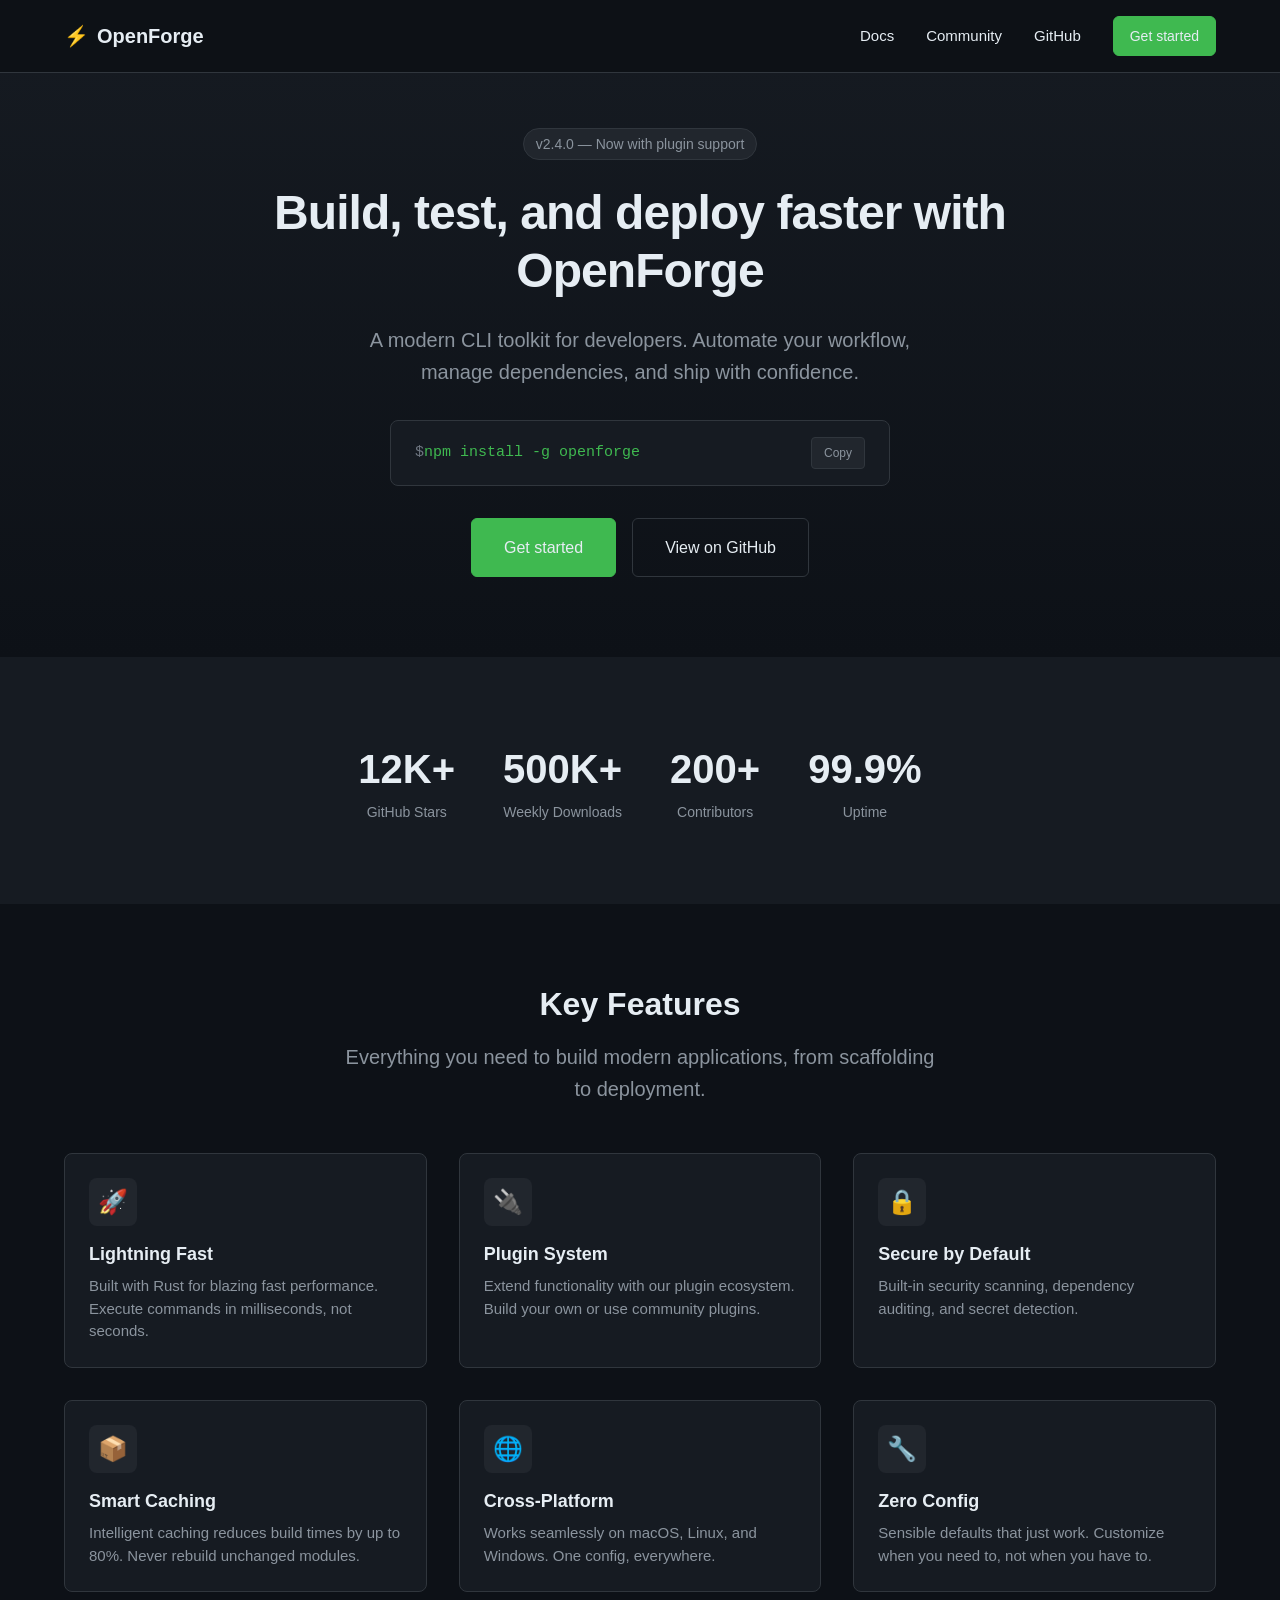
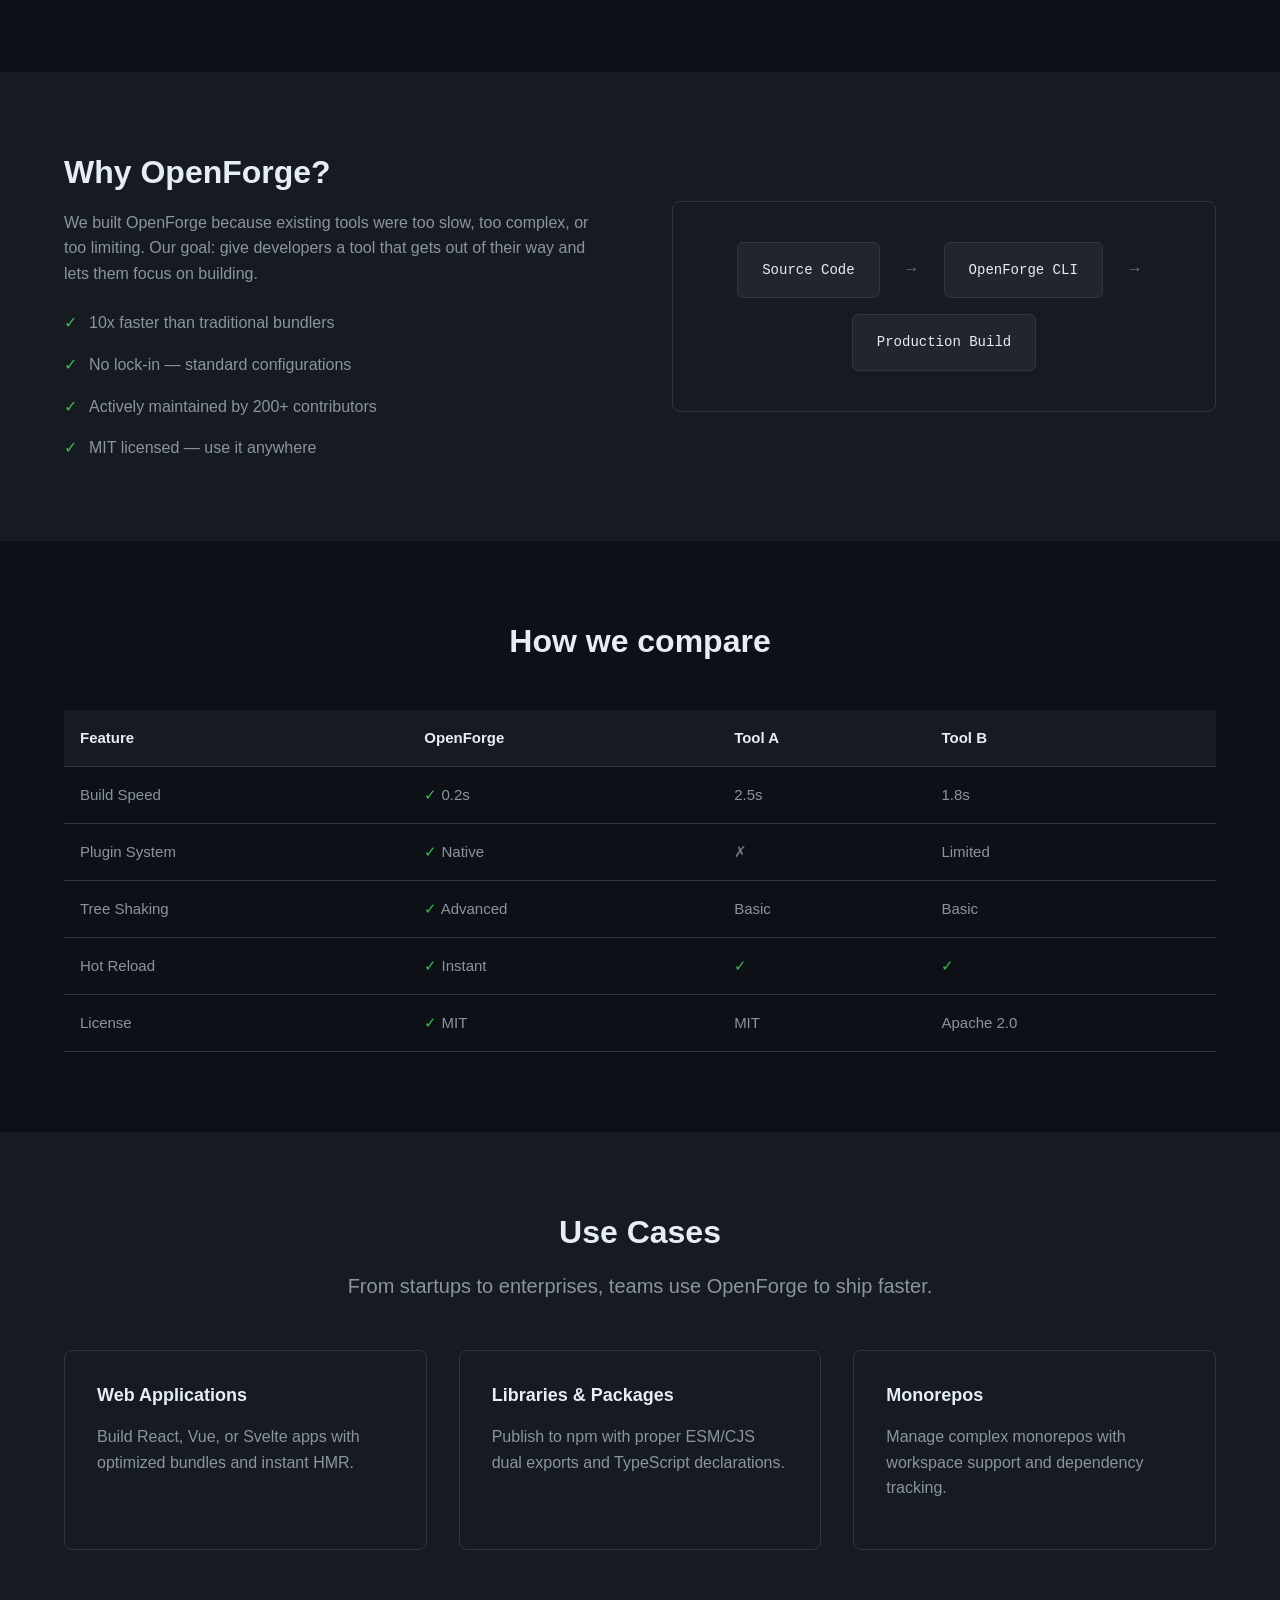
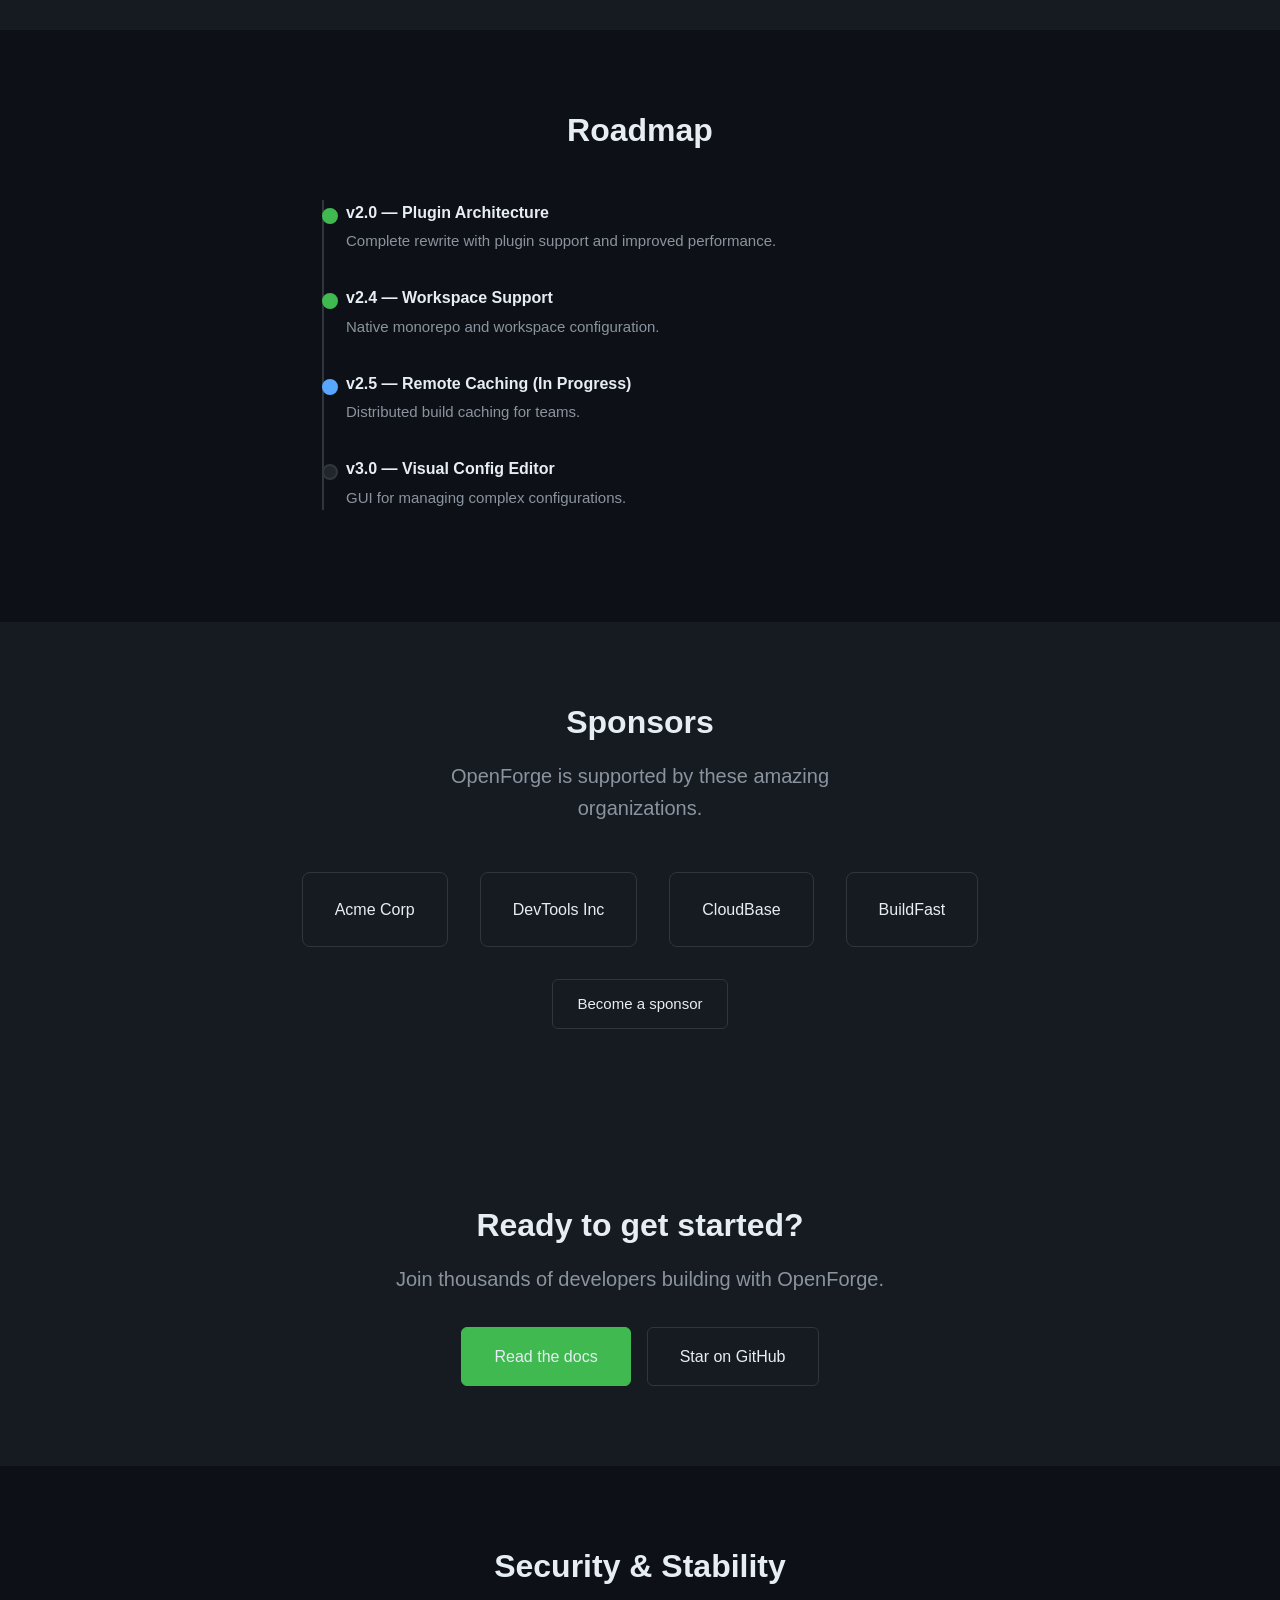
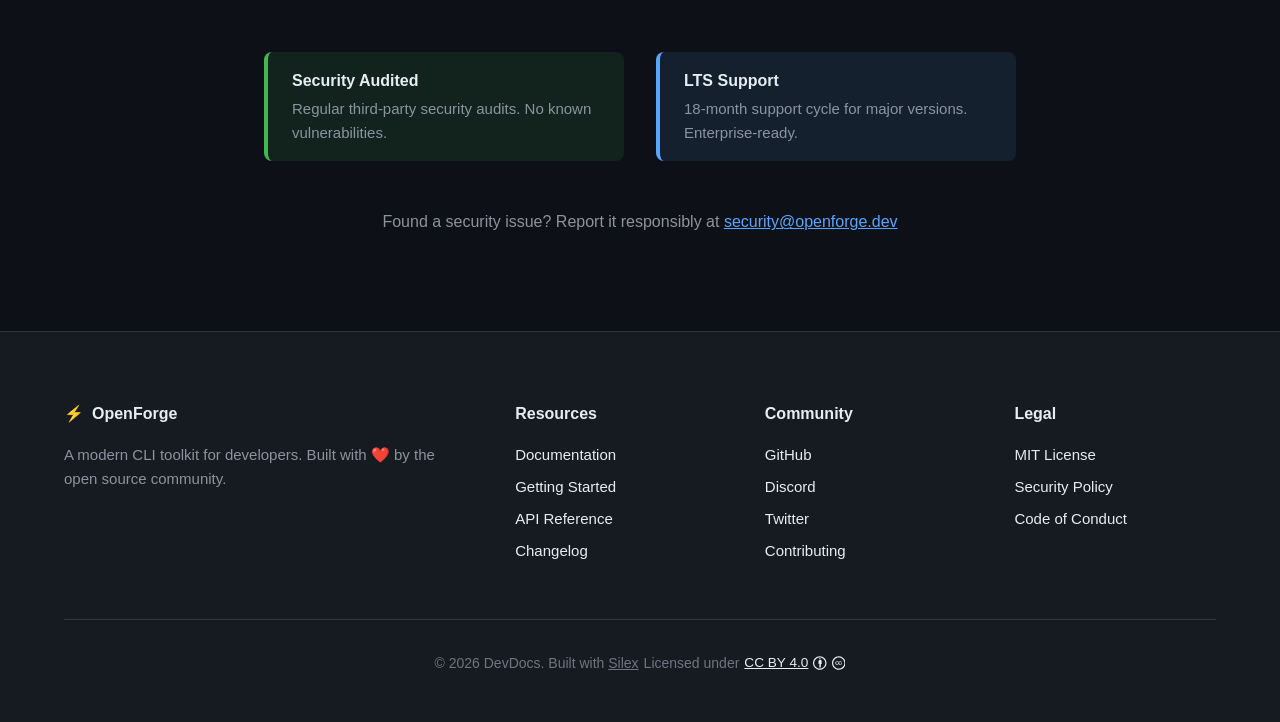
<file: index.html>
<!DOCTYPE html>
<html lang="en">
<head>
<meta charset="UTF-8">
<meta name="viewport" content="width=device-width, initial-scale=1.0">
<meta name="generator" content="Silex v3.6.4">
<link rel="stylesheet" href="css/index-688bc8f7760a98faa4ee69cf9855d23be83c44b6c4d2c44e800b573d00b5c6f6.css" />
<style>a:link{color:inherit;}</style>




</head>
<body id="page-main" class="page-main"><header id="iz5ca" class="oss-nav current-doc"><div id="itdvq" class="oss-container"><a href="index.html" id="i358f" class="oss-nav__logo"><span id="ifiko">⚡</span> OpenForge
        </a><input type="checkbox"  id="nav-toggle" class="navbar__checkbox"></input><nav id="ibe1w" class="navbar__menu"><a href="docs.html" id="iig8u" class="oss-nav__link current-doc">Docs</a><a href="community.html" id="igsfy" class="oss-nav__link current-com">Community</a><a href="https://github.com/" id="ixjys" target="_blank" class="oss-nav__link">GitHub</a><a href="docs.html#getting-started" id="i0vse" class="oss-btn oss-btn--primary oss-btn--sm">Get started</a></nav><label for="nav-toggle" id="ixcwdug-2" class="navbar__toggle">☰</label></div></header><!-- Hero --><MAIN id="ilzi6dz"><section id="i2x6c" class="oss-hero"><div id="ita51hc"></div><div id="iu7is" class="oss-container"><span id="iobki" class="oss-hero__badge">v2.4.0 — Now with plugin support</span><h1 id="itt68" class="oss-h1 oss-hero__title">Build, test, and deploy faster with OpenForge</h1><p id="irhbf" class="oss-body-lg oss-hero__subtitle">A modern CLI toolkit for developers. Automate your workflow, manage dependencies, and ship with confidence.</p><!-- Install Command --><div id="i8a2g" class="oss-code"><div id="iyse9"><span id="ivwsb" class="oss-code__prompt">$</span><span id="i396x" class="oss-code__command">npm install -g openforge</span></div><button type="button" id="ixw6r" class="oss-code__copy">Copy</button></div><div id="i0h4s"><a href="docs.html#getting-started" id="itneh" class="oss-btn oss-btn--primary oss-btn--lg">Get started</a><a href="https://github.com/openforge/cli" id="ihiti" class="oss-btn oss-btn--secondary oss-btn--lg">View on GitHub</a></div></div></section><section id="itefk" class="oss-section oss-section--alt"><div id="ikz8i" class="oss-container"><div id="iljci" class="oss-stats"><div id="ipdrv" class="oss-stat"><div id="iz81k" class="oss-stat__value">12K+</div><div id="i3klf" class="oss-stat__label">GitHub Stars</div></div><div id="ih7eu" class="oss-stat"><div id="iebi5" class="oss-stat__value">500K+</div><div id="iapwh" class="oss-stat__label">Weekly Downloads</div></div><div id="i5qcz" class="oss-stat"><div id="igpld" class="oss-stat__value">200+</div><div id="igv55" class="oss-stat__label">Contributors</div></div><div id="i4fjh" class="oss-stat"><div id="i7oha" class="oss-stat__value">99.9%</div><div id="ihqbj" class="oss-stat__label">Uptime</div></div></div></div></section><section id="i4pam" class="oss-section"><div id="ipywh" class="oss-container"><h2 id="ijq1z" class="oss-h2">Key Features</h2><p id="iugmx" class="oss-body-lg">Everything you need to build modern applications, from scaffolding to deployment.</p><div id="idfob" class="oss-grid oss-grid--3"><div id="itp1h" class="oss-feature"><div id="ix2m2" class="oss-feature__icon">🚀</div><h3 id="ivu83" class="oss-feature__title oss-h4">Lightning Fast</h3><p id="isqny" class="oss-feature__desc">Built with Rust for blazing fast performance. Execute commands in milliseconds, not seconds.</p></div><div id="iww5j" class="oss-feature"><div id="izvpi" class="oss-feature__icon">🔌</div><h3 id="ikrjt" class="oss-feature__title oss-h4">Plugin System</h3><p id="ib2zx" class="oss-feature__desc">Extend functionality with our plugin ecosystem. Build your own or use community plugins.</p></div><div id="ij5az" class="oss-feature"><div id="i5hht" class="oss-feature__icon">🔒</div><h3 id="iinil" class="oss-feature__title oss-h4">Secure by Default</h3><p id="ior5od" class="oss-feature__desc">Built-in security scanning, dependency auditing, and secret detection.</p></div><div id="ioqllf" class="oss-feature"><div id="i59nkf" class="oss-feature__icon">📦</div><h3 id="ij29gy" class="oss-feature__title oss-h4">Smart Caching</h3><p id="idbrkn" class="oss-feature__desc">Intelligent caching reduces build times by up to 80%. Never rebuild unchanged modules.</p></div><div id="i0qtsm" class="oss-feature"><div id="ii894c" class="oss-feature__icon">🌐</div><h3 id="i31t9l" class="oss-feature__title oss-h4">Cross-Platform</h3><p id="ir6hfm" class="oss-feature__desc">Works seamlessly on macOS, Linux, and Windows. One config, everywhere.</p></div><div id="ibd1zw" class="oss-feature"><div id="i5ryi2" class="oss-feature__icon">🔧</div><h3 id="i9yr01" class="oss-feature__title oss-h4">Zero Config</h3><p id="ilho3f" class="oss-feature__desc">Sensible defaults that just work. Customize when you need to, not when you have to.</p></div></div></div></section><section id="iu8o45" class="oss-section oss-section--alt"><div id="itke4h" class="oss-container"><div id="impbbt" class="oss-grid oss-grid--2"><div id="i1llbd"><h2 id="ixljck" class="oss-h2">Why OpenForge?</h2><p id="isulfw" class="oss-body">
              We built OpenForge because existing tools were too slow, too complex, or too limiting. 
              Our goal: give developers a tool that gets out of their way and lets them focus on building.
            </p><ul id="imbs86"><li id="i78tiz"><span id="iohctc">✓</span>
                10x faster than traditional bundlers
              </li><li id="ijddpq"><span id="iyw0lm">✓</span>
                No lock-in — standard configurations
              </li><li id="iee6pg"><span id="ilixwb">✓</span>
                Actively maintained by 200+ contributors
              </li><li id="i29eq4"><span id="iquw8u">✓</span>
                MIT licensed — use it anywhere
              </li></ul></div><div id="iwc8ai" class="oss-diagram"><div id="ivnhah" class="oss-diagram__box">Source Code</div><span id="i03sal" class="oss-diagram__arrow">→</span><div id="iw9z7d" class="oss-diagram__box">OpenForge CLI</div><span id="ip2hpe" class="oss-diagram__arrow">→</span><div id="iwumsf" class="oss-diagram__box">Production Build</div></div></div></div></section><section id="im66s3" class="oss-section"><div id="igjkyn" class="oss-container"><h2 id="ifua3l" class="oss-h2">How we compare</h2><div id="iamqp8"><table id="ih9368" class="oss-table"><thead id="i7a6cb"><tr id="ix5dka"><th id="iw9kd4">Feature</th><th id="ih7qat">OpenForge</th><th id="i351at">Tool A</th><th id="iw5ibg">Tool B</th></tr></thead><tbody id="i1coiy"><tr id="ik2uho"><td id="iz7046">Build Speed</td><td id="imm2wm"><span id="izperk" class="oss-table__check">✓</span> 0.2s</td><td id="i1jofj">2.5s</td><td id="i7ihta">1.8s</td></tr><tr id="ix9djg"><td id="ippcss">Plugin System</td><td id="ix0p0o"><span id="ii6nmn" class="oss-table__check">✓</span> Native</td><td id="ikq8l2"><span id="ijo9rl" class="oss-table__x">✗</span></td><td id="i996x6">Limited</td></tr><tr id="ihyc7h"><td id="ikw8mc">Tree Shaking</td><td id="ih6by2"><span id="imut4k" class="oss-table__check">✓</span> Advanced</td><td id="ipyhom">Basic</td><td id="ik69uq">Basic</td></tr><tr id="ikzikj"><td id="i3leqf">Hot Reload</td><td id="i0830x"><span id="i2ah1g" class="oss-table__check">✓</span> Instant</td><td id="i2goqs"><span id="ingb1z" class="oss-table__check">✓</span></td><td id="ik878g"><span id="ikcvlm" class="oss-table__check">✓</span></td></tr><tr id="i38c8l"><td id="i5whrq">License</td><td id="iq3uxb"><span id="im5tqr" class="oss-table__check">✓</span> MIT</td><td id="iz156p">MIT</td><td id="i5uaya">Apache 2.0</td></tr></tbody></table></div></div></section><section id="io8u2j" class="oss-section oss-section--alt"><div id="ifda8r" class="oss-container"><h2 id="i4ib7q" class="oss-h2">Use Cases</h2><p id="i7t177" class="oss-body-lg">From startups to enterprises, teams use OpenForge to ship faster.</p><div id="itvy9t" class="oss-grid oss-grid--3"><div id="imtzsc" class="oss-card"><h3 id="ix9nci" class="oss-h4 oss-card__title">Web Applications</h3><p id="ij94uj" class="oss-card__desc">Build React, Vue, or Svelte apps with optimized bundles and instant HMR.</p></div><div id="iojyrk" class="oss-card"><h3 id="ixxszl" class="oss-h4 oss-card__title">Libraries &amp; Packages</h3><p id="ixxhz1" class="oss-card__desc">Publish to npm with proper ESM/CJS dual exports and TypeScript declarations.</p></div><div id="iwl5tw" class="oss-card"><h3 id="if8wdt" class="oss-h4 oss-card__title">Monorepos</h3><p id="i61nq6" class="oss-card__desc">Manage complex monorepos with workspace support and dependency tracking.</p></div></div></div></section><section id="izqwjc" class="oss-section"><div id="ia3wnj" class="oss-container"><h2 id="itzps4" class="oss-h2">Roadmap</h2><div id="isr3cy" class="oss-roadmap"><div id="ios5q4" class="oss-roadmap__item oss-roadmap__item--done"><div id="iw1r2l" class="oss-roadmap__version">v2.0 — Plugin Architecture</div><p id="i3xoit" class="oss-roadmap__desc">Complete rewrite with plugin support and improved performance.</p></div><div id="ivqqej" class="oss-roadmap__item oss-roadmap__item--done"><div id="iokzgz" class="oss-roadmap__version">v2.4 — Workspace Support</div><p id="i1gw4o" class="oss-roadmap__desc">Native monorepo and workspace configuration.</p></div><div id="ievzya" class="oss-roadmap__item oss-roadmap__item--current"><div id="iqtm6g" class="oss-roadmap__version">v2.5 — Remote Caching (In Progress)</div><p id="ilmm87" class="oss-roadmap__desc">Distributed build caching for teams.</p></div><div id="i89br9" class="oss-roadmap__item"><div id="id2f8b" class="oss-roadmap__version">v3.0 — Visual Config Editor</div><p id="ijm80a" class="oss-roadmap__desc">GUI for managing complex configurations.</p></div></div></div></section><section id="i1j9z7" class="oss-section oss-section--alt"><div id="i07t4r" class="oss-container"><h2 id="ihx52f" class="oss-h2">Sponsors</h2><p id="iluojd" class="oss-body-lg">OpenForge is supported by these amazing organizations.</p><div id="ifztxi" class="oss-sponsors"><a href="#" id="i00yeq" class="oss-sponsor">Acme Corp</a><a href="#" id="iilg3r" class="oss-sponsor">DevTools Inc</a><a href="#" id="ilrwsx" class="oss-sponsor">CloudBase</a><a href="#" id="iw40x3" class="oss-sponsor">BuildFast</a></div><p id="ivy33n"><a href="community.html#sponsors" id="iulc8e" class="oss-btn oss-btn--secondary">Become a sponsor</a></p></div></section><section id="i4jnvs" class="oss-section oss-section--alt"><div id="iuwjwk" class="oss-container"><h2 id="ijk6ag" class="oss-h2">Ready to get started?</h2><p id="iv11fj" class="oss-body-lg">Join thousands of developers building with OpenForge.</p><div id="ilbfyh"><a href="docs.html#getting-started" id="i6revg" class="oss-btn oss-btn--primary oss-btn--lg">Read the docs</a><a href="https://github.com/openforge/cli" id="ig85wp" class="oss-btn oss-btn--secondary oss-btn--lg">Star on GitHub</a></div></div></section><section id="isl1wk" class="oss-section"><div id="iywpoi" class="oss-container"><h2 id="ivro0h" class="oss-h2">Security &amp; Stability</h2><div id="ijrufk" class="oss-grid oss-grid--2"><div id="i3zmp1" class="oss-alert oss-alert--success"><div id="i7bbpi" class="oss-alert__title">Security Audited</div><p id="i3gz6g" class="oss-alert__text">Regular third-party security audits. No known vulnerabilities.</p></div><div id="iwxj8s" class="oss-alert oss-alert--info"><div id="iwqiry" class="oss-alert__title">LTS Support</div><p id="i6vq4k" class="oss-alert__text">18-month support cycle for major versions. Enterprise-ready.</p></div></div><p id="iphda3" class="oss-body">
          Found a security issue? Report it responsibly at <a href="mailto:security@openforge.dev" id="iy8dyb">security@openforge.dev</a></p></div></section></MAIN><!-- Stats --><!-- Features --><!-- Why OpenForge --><!-- Comparison --><!-- Use Cases --><!-- Roadmap --><!-- Sponsors --><!-- Security --><!-- CTA --><!-- Footer --><footer id="iwqaij" class="oss-footer"><div id="ivsi6j" class="oss-container"><div id="itdzj2" class="oss-footer__grid"><div id="i4qnej"><h4 id="ic7qma" class="oss-footer__title"><span id="ip2wsa">⚡</span> OpenForge
            </h4><p id="i4htfe" class="oss-footer__text">A modern CLI toolkit for developers. Built with ❤️ by the open source community.</p></div><div id="iglzu6"><h4 id="ifr7t7" class="oss-footer__title">Resources</h4><a href="docs.html" id="iq20z7" class="oss-footer__link">Documentation</a><a href="docs.html#getting-started" id="iivldb" class="oss-footer__link">Getting Started</a><a href="docs.html#api" id="i6w7d2" class="oss-footer__link">API Reference</a><a href="#" id="i0l6ic" class="oss-footer__link">Changelog</a></div><div id="imy4tt"><h4 id="ihavqb" class="oss-footer__title">Community</h4><a href="https://github.com/openforge/cli" id="inl6ei" class="oss-footer__link">GitHub</a><a href="#" id="ifgv5j" class="oss-footer__link">Discord</a><a href="#" id="i3j91m" class="oss-footer__link">Twitter</a><a href="community.html" id="ic56rl" class="oss-footer__link">Contributing</a></div><div id="ikbpha"><h4 id="i2rd1k" class="oss-footer__title">Legal</h4><a href="#" id="im5gth" class="oss-footer__link">MIT License</a><a href="#" id="ipcokj" class="oss-footer__link">Security Policy</a><a href="#" id="iw3jgj" class="oss-footer__link">Code of Conduct</a></div></div><div draggable="true" id="i58k9g-2" class="oss-footer__bottom"><p draggable="true" id="iha89s000-2">© 2026 DevDocs. Built with <a draggable="true" href="https://www.silex.me/" id="ij9a3s-3-2">Silex</a></p><p draggable="true" id="iha89s-2-3-2-7-3-2">Licensed under</p><a draggable="true" href="https://creativecommons.org/licenses/by/4.0/" id="izfjej-4-2-3-2" rel="noopener" target="_blank">CC BY 4.0</a><svg draggable="true" id="i1k7yk-3-2-7-7-2" viewBox="0 0 496 512" xmlns="http://www.w3.org/2000/svg" class="cc-icon"><path d="M314.9 194.4v101.4h-28.3v120.5h-56.1V295.9h-28.4V194.4c0-21.6 12.7-39.6 30.6-47.2 4-12.4 15.4-21.2 28.9-21.2 13.4 0 24.7 8.8 28.8 21.2 17.8 7.6 30.5 25.5 30.5 47.2zm-63.5-73.4c14.4 0 26-11.6 26-26s-11.6-26-26-26-26 11.6-26 26 11.6 26 26 26zM247.4 8C110.8 8 0 118.8 0 256s110.8 248 247.4 248c136.6 0 247.4-110.8 247.4-248S384 8 247.4 8zm.8 451.9c-112.5 0-203.7-91.2-203.7-203.7S135.7 52.4 248.2 52.4s203.8 91.2 203.8 203.7-91.3 203.8-203.8 203.8z" draggable="true" fill="currentColor" id="ii0h6q-3-2-7-7-2"></path></svg><svg draggable="true" id="inlr83-3-2-7-7-2" viewBox="0 0 496 512" xmlns="http://www.w3.org/2000/svg" class="cc-icon"><path d="M245.83 214.87l-33.22 17.28c-9.43-19.58-25.24-19.93-27.46-19.93-22.13 0-33.22 14.61-33.22 43.89 0 28.67 11.09 43.35 33.22 43.35 22.13 0 35.51-14.61 35.51-34.93h31.9c0 30.23-25.5 58.01-64.86 58.01-44.5 0-66.21-25.13-66.21-66.43 0-41.02 21.71-66.97 66.21-66.97 31.62 0 60.16 19.33 60.16 45.73zm114.2 0l-33.22 17.28c-9.43-19.58-25.24-19.93-27.46-19.93-22.13 0-33.22 14.61-33.22 43.89 0 28.67 11.09 43.35 33.22 43.35 22.13 0 35.51-14.61 35.51-34.93h31.9c0 30.23-25.5 58.01-64.86 58.01-44.5 0-66.21-25.13-66.21-66.43 0-41.02 21.71-66.97 66.21-66.97 31.62 0 60.16 19.33 60.16 45.73zM247.42 8C110.77 8 0 118.78 0 256s110.77 248 247.42 248C384.06 504 494.83 393.22 494.83 256 494.83 118.78 384.06 8 247.42 8zm.84 451.91c-112.53 0-203.74-91.21-203.74-203.74S135.73 52.43 248.26 52.43s203.74 91.21 203.74 203.74-91.21 203.74-203.74 203.74z" draggable="true" fill="currentColor" id="ipuqgu-3-2-7-7-2"></path></svg></div></div></footer></body>
</html>
</file>
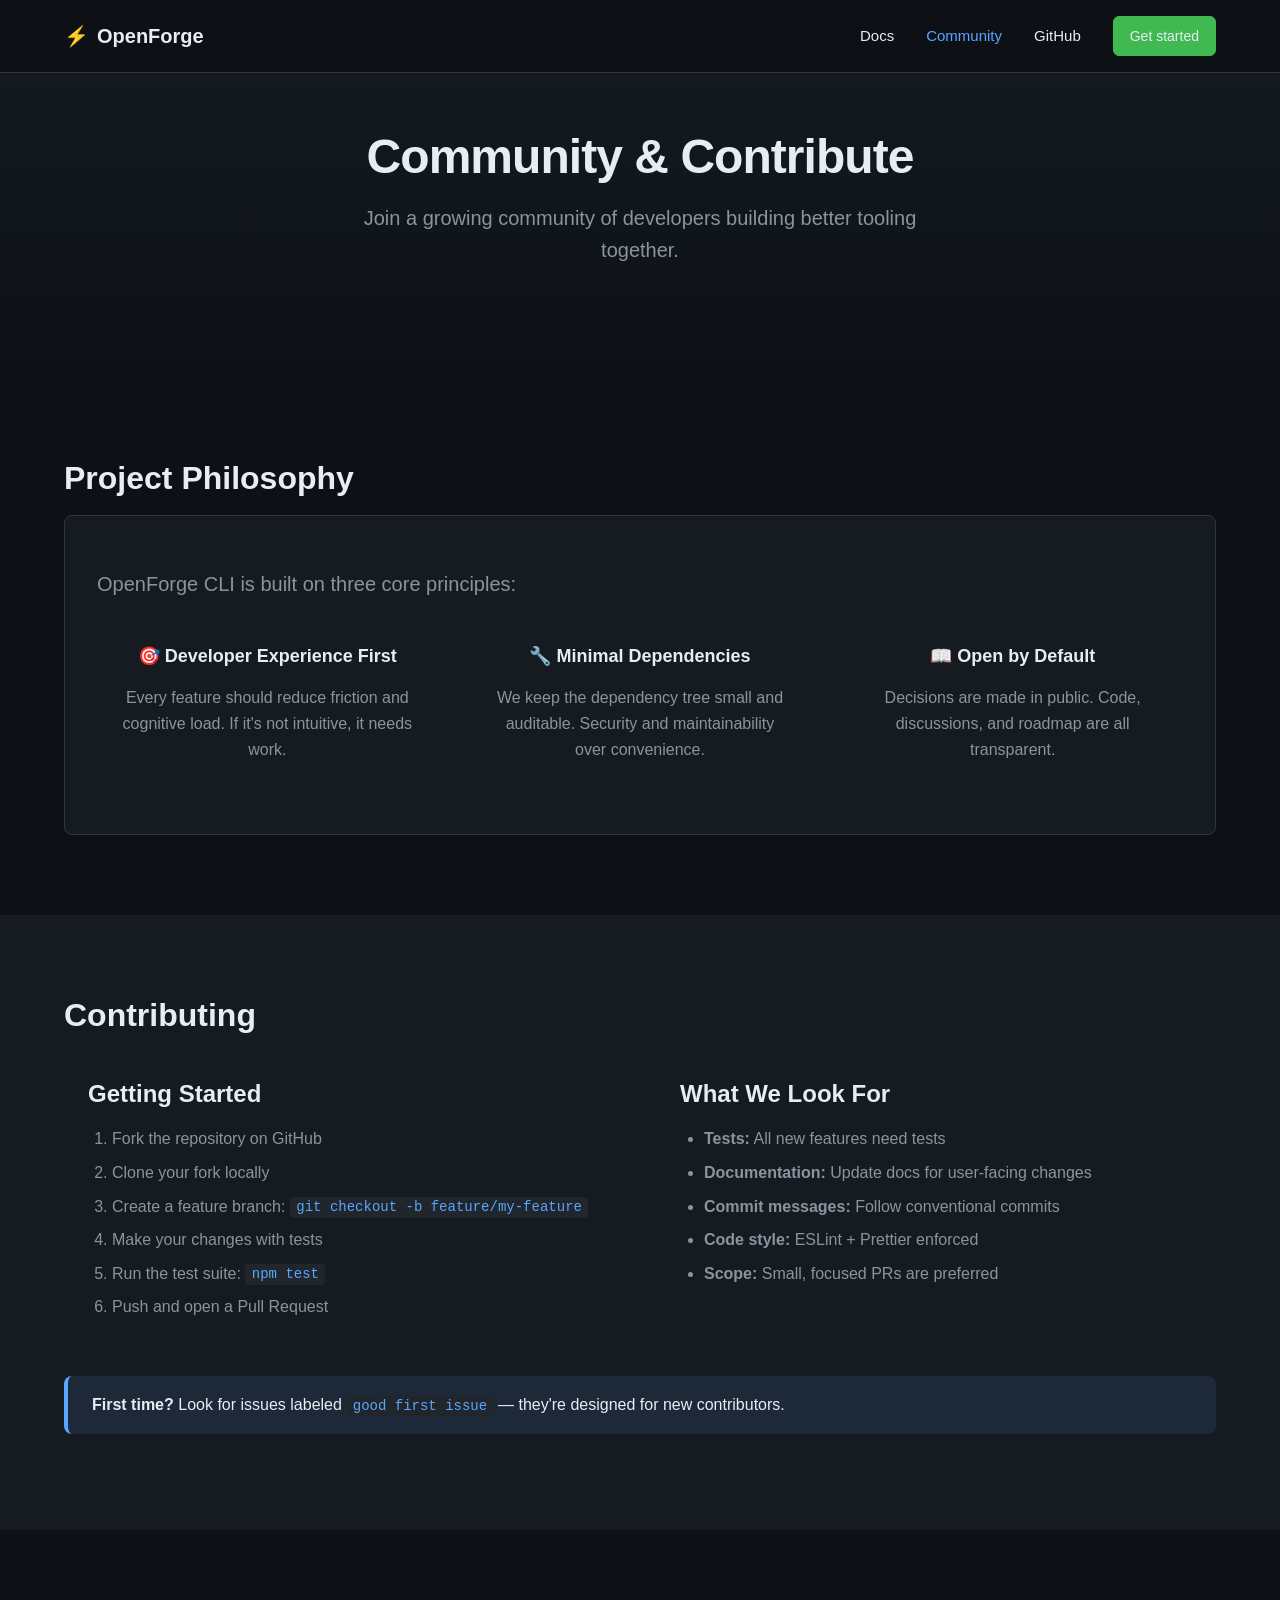
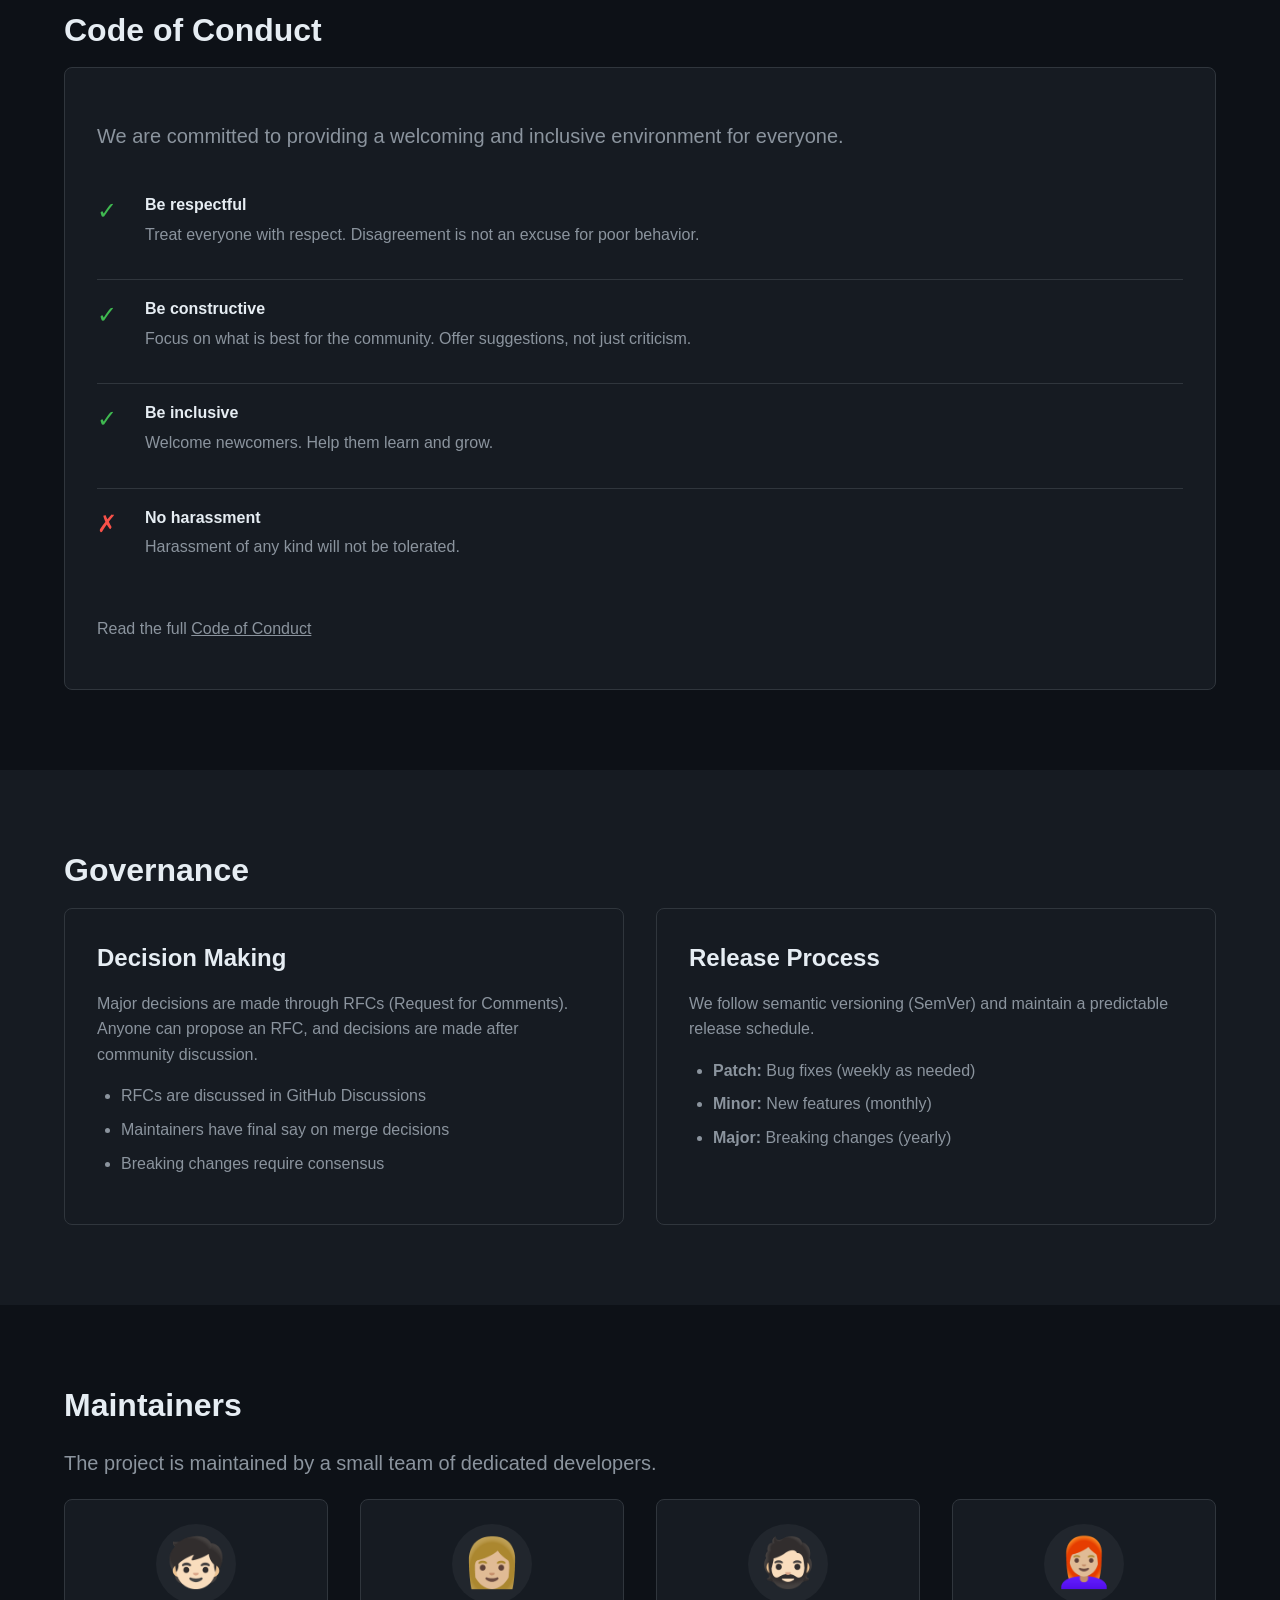
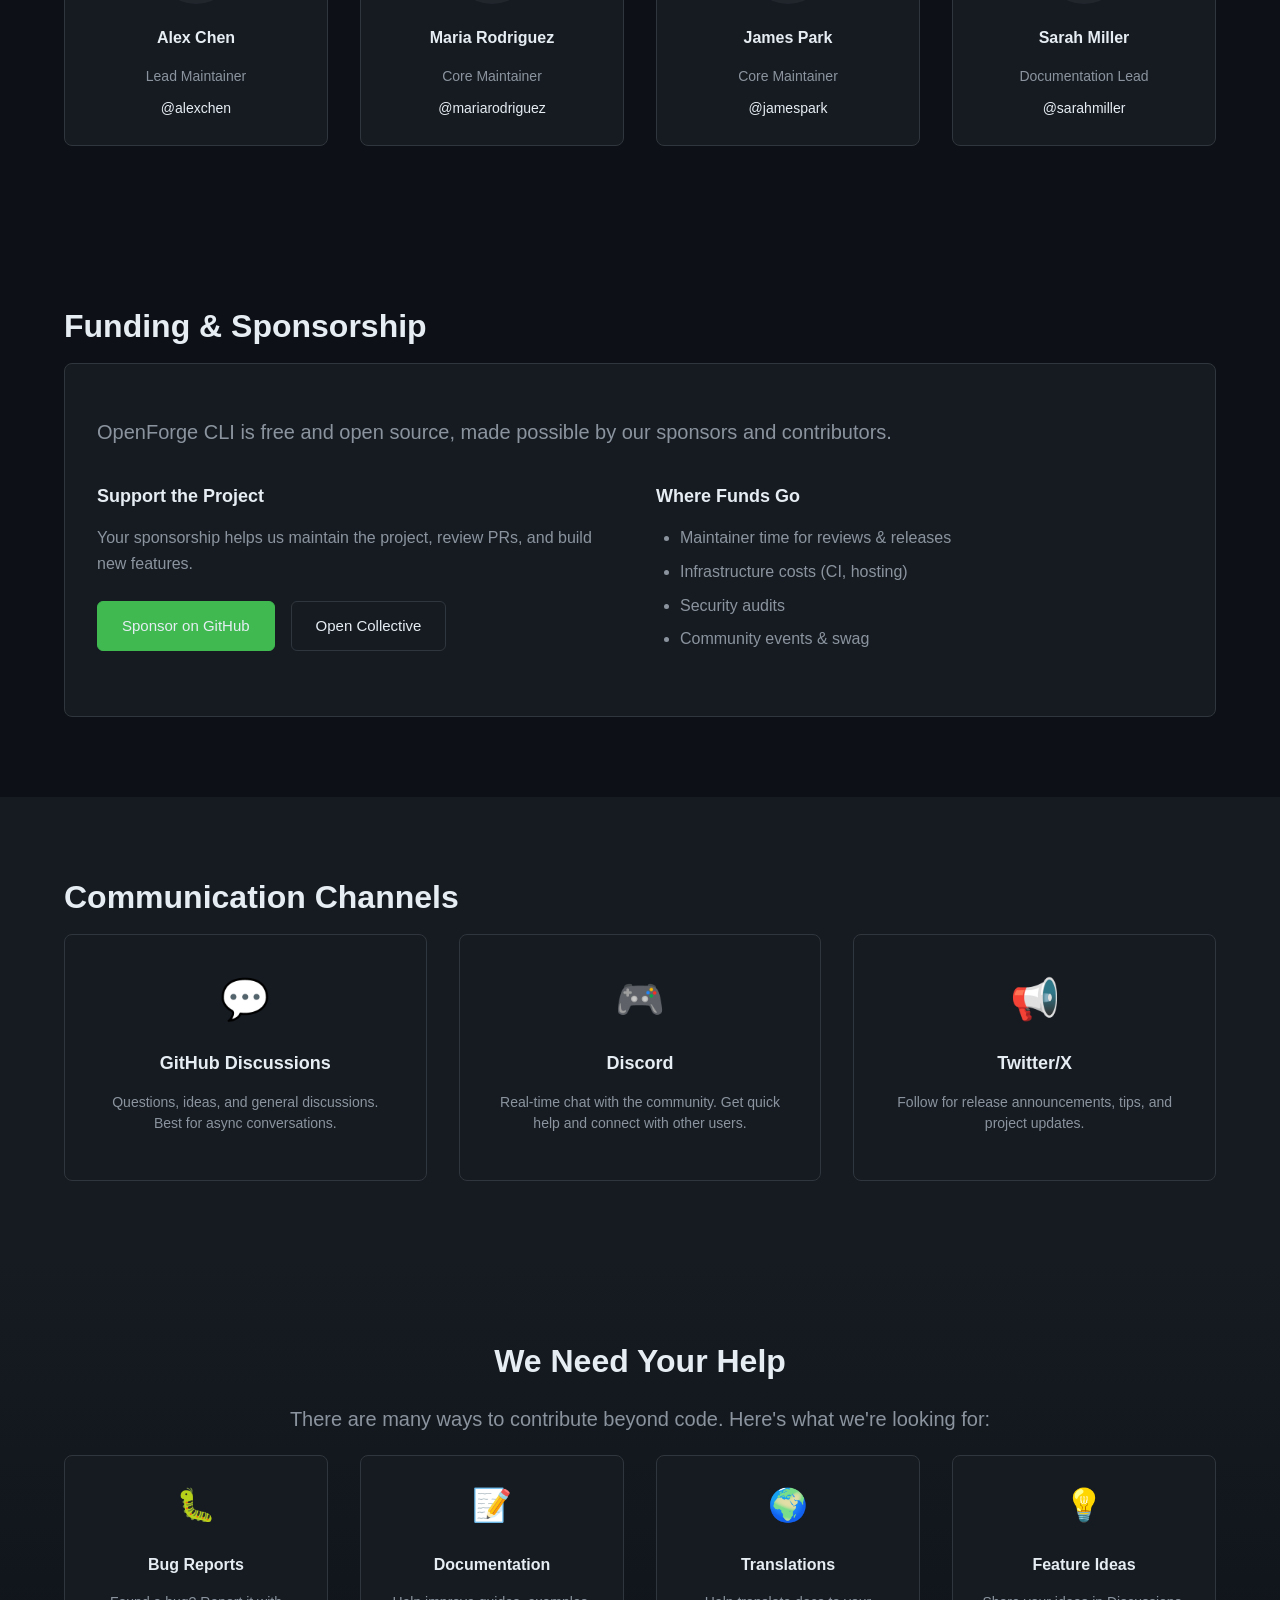
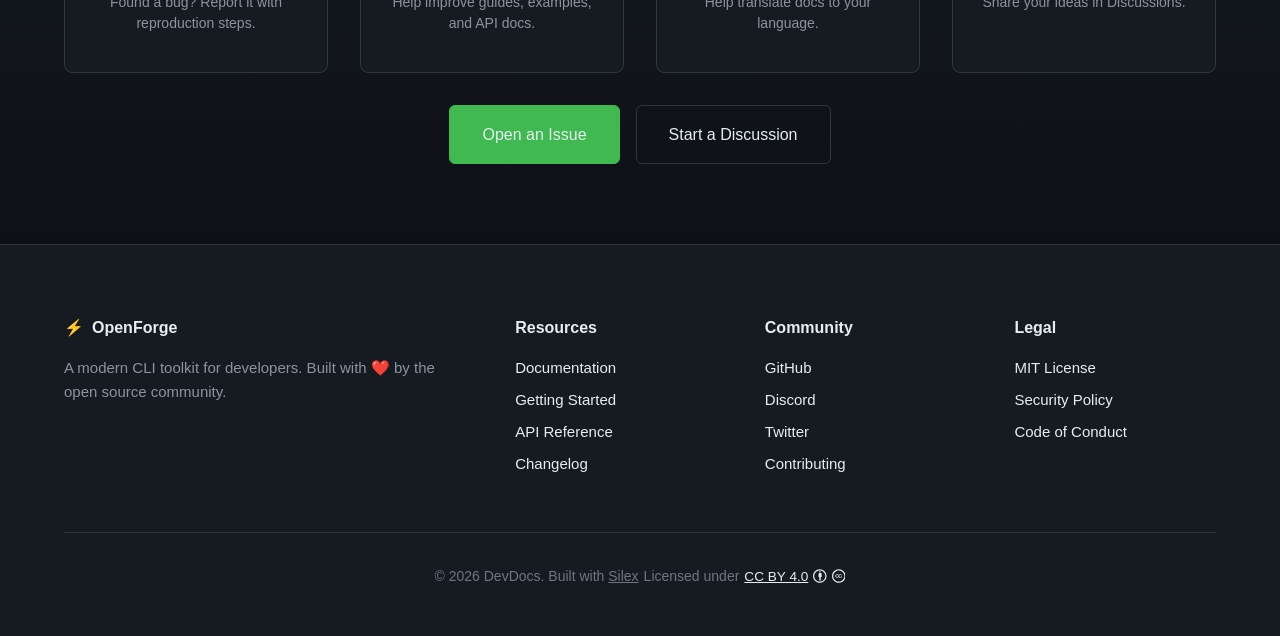
<file: community.html>
<!DOCTYPE html>
<html lang="en">
<head>
<meta charset="UTF-8">
<meta name="viewport" content="width=device-width, initial-scale=1.0">
<meta name="generator" content="Silex v3.6.4">
<link rel="stylesheet" href="css/community-1cb3d62bb90f38010e7436c1c76280b53440116994b0190b74345e168803c34a.css" />
<style>a:link{color:inherit;}</style>




</head>
<body id="page-com" class="page-com"><header id="iz5ca-4" class="oss-nav current-doc"><div id="itdvq-4" class="oss-container"><a href="index.html" id="i358f-4" class="oss-nav__logo"><span id="ifiko-4">⚡</span> OpenForge
        </a><input type="checkbox"  id="nav-toggle" class="navbar__checkbox"></input><nav id="ibe1w-4" class="navbar__menu"><a href="docs.html" id="iig8u-4" class="oss-nav__link current-doc">Docs</a><a href="community.html" id="igsfy-4" class="oss-nav__link current-com">Community</a><a href="https://github.com/" id="ixjys-4" target="_blank" class="oss-nav__link">GitHub</a><a href="docs.html#getting-started" id="i0vse-4" class="oss-btn oss-btn--primary oss-btn--sm">Get started</a></nav><label for="nav-toggle" id="ixcwdug-2-4" class="navbar__toggle">☰</label></div></header><!-- Community Hero --><!-- Project Philosophy --><MAIN id="igfndfk"><section id="iu2vqd" class="oss-hero"><div id="iio37b" class="oss-container"><h1 id="iw1w8j" class="oss-h1">Community &amp; Contribute</h1><p id="iayvli" class="oss-body-lg oss-hero__subtitle">Join a growing community of developers building better tooling together.</p></div></section><section id="ihwngj" class="oss-section"><div id="i9vnek" class="oss-container"><h2 id="ibb89i" class="oss-h2">Project Philosophy</h2><div id="i4bjn6" class="oss-card oss-card--highlight"><p id="i1n6c8" class="oss-body-lg">OpenForge CLI is built on three core principles:</p><div id="io1x56" class="oss-grid oss-grid--3"><div id="ivfuli" class="oss-philosophy"><h3 id="iio8wi" class="oss-h4">🎯 Developer Experience First</h3><p id="i3m983" class="oss-body">Every feature should reduce friction and cognitive load. If it's not intuitive, it needs work.</p></div><div id="ifm24y" class="oss-philosophy"><h3 id="ic1g6s" class="oss-h4">🔧 Minimal Dependencies</h3><p id="ime1l5" class="oss-body">We keep the dependency tree small and auditable. Security and maintainability over convenience.</p></div><div id="ise27e" class="oss-philosophy"><h3 id="ij2cg7" class="oss-h4">📖 Open by Default</h3><p id="iqhzdx" class="oss-body">Decisions are made in public. Code, discussions, and roadmap are all transparent.</p></div></div></div></div></section><section id="it2etu" class="oss-section oss-section--alt"><div id="icn9rh" class="oss-container"><h2 id="ivbxpv" class="oss-h2">Contributing</h2><div id="i3iadn" class="oss-grid oss-grid--2"><div id="ie81nj" class="oss-contribute"><h3 id="iyerc4" class="oss-h3">Getting Started</h3><ol id="ioxa6q" class="oss-list oss-list--numbered"><li id="ij87n4">Fork the repository on GitHub</li><li id="inluo2">Clone your fork locally</li><li id="i0ux7z">Create a feature branch: <code id="ianxdq" class="oss-inline-code">git checkout -b feature/my-feature</code></li><li id="i8fx7r">Make your changes with tests</li><li id="i8nswk">Run the test suite: <code id="i6581s" class="oss-inline-code">npm test</code></li><li id="iulzpk">Push and open a Pull Request</li></ol></div><div id="irnalk" class="oss-contribute"><h3 id="i0x2ag" class="oss-h3">What We Look For</h3><ul id="iseo5j" class="oss-list"><li id="ig6h15"><strong id="iplpah">Tests:</strong> All new features need tests</li><li id="ipsk1j"><strong id="itsk1g">Documentation:</strong> Update docs for user-facing changes</li><li id="ir32m2"><strong id="i768ei">Commit messages:</strong> Follow conventional commits</li><li id="ijp78n"><strong id="ic4pbj">Code style:</strong> ESLint + Prettier enforced</li><li id="icmicz"><strong id="iofccf">Scope:</strong> Small, focused PRs are preferred</li></ul></div></div><div id="ij2xi2" class="oss-alert oss-alert--info"><strong id="ibs85k">First time?</strong> Look for issues labeled <code id="ik0ano" class="oss-inline-code">good first issue</code> — they're designed for new contributors.
        </div></div></section><section id="i8skp5" class="oss-section"><div id="i8bca4" class="oss-container"><h2 id="iwnqzs" class="oss-h2">Code of Conduct</h2><div id="i3vghs" class="oss-card"><p id="ictf9l" class="oss-body-lg">We are committed to providing a welcoming and inclusive environment for everyone.</p><div id="iev3xf" class="oss-conduct"><div id="i36fvv" class="oss-conduct__item"><span id="iww7hi" class="oss-conduct__icon">✓</span><div id="i4y1ht"><strong id="isda0o">Be respectful</strong><p id="iqswp9" class="oss-body oss-body--muted">Treat everyone with respect. Disagreement is not an excuse for poor behavior.</p></div></div><div id="ii1ebo" class="oss-conduct__item"><span id="ilqll1" class="oss-conduct__icon">✓</span><div id="imto6h"><strong id="ip4nvv">Be constructive</strong><p id="iapzy6" class="oss-body oss-body--muted">Focus on what is best for the community. Offer suggestions, not just criticism.</p></div></div><div id="i62o1m" class="oss-conduct__item"><span id="ia48lc" class="oss-conduct__icon">✓</span><div id="i7xvdj"><strong id="iz7mqc">Be inclusive</strong><p id="ixeb0k" class="oss-body oss-body--muted">Welcome newcomers. Help them learn and grow.</p></div></div><div id="i78wvh" class="oss-conduct__item"><span id="iksvls" class="oss-conduct__icon">✗</span><div id="i84rzk"><strong id="ir5jxh">No harassment</strong><p id="iupkx8" class="oss-body oss-body--muted">Harassment of any kind will not be tolerated.</p></div></div></div><p id="im4zq2" class="oss-body">Read the full <a href="https://github.com/openforge/cli/blob/main/CODE_OF_CONDUCT.md" id="itpd6z" class="oss-link">Code of Conduct</a></p></div></div></section><section id="ipa43k" class="oss-section oss-section--alt"><div id="iuugnk" class="oss-container"><h2 id="ilji1t" class="oss-h2">Governance</h2><div id="ie9e24" class="oss-grid oss-grid--2"><div id="idxpkk" class="oss-card"><h3 id="idvp1e" class="oss-h3">Decision Making</h3><p id="iy9yvs" class="oss-body">Major decisions are made through RFCs (Request for Comments). Anyone can propose an RFC, and decisions are made after community discussion.</p><ul id="ixp88w" class="oss-list"><li id="ib1yde">RFCs are discussed in GitHub Discussions</li><li id="ih496m">Maintainers have final say on merge decisions</li><li id="ijj7jg">Breaking changes require consensus</li></ul></div><div id="ilqk41" class="oss-card"><h3 id="i4eo7m" class="oss-h3">Release Process</h3><p id="irino4" class="oss-body">We follow semantic versioning (SemVer) and maintain a predictable release schedule.</p><ul id="iphyik" class="oss-list"><li id="ivpe6i"><strong id="idcu4v">Patch:</strong> Bug fixes (weekly as needed)</li><li id="ivdgrg"><strong id="itfsmb">Minor:</strong> New features (monthly)</li><li id="isebdd"><strong id="iv3ncu">Major:</strong> Breaking changes (yearly)</li></ul></div></div></div></section><section id="i5egi9" class="oss-section"><div id="ihyrax" class="oss-container"><h2 id="ibyoof" class="oss-h2">Maintainers</h2><p id="ixihvl" class="oss-body-lg">The project is maintained by a small team of dedicated developers.</p><div id="ir2u3y" class="oss-grid oss-grid--4"><div id="isotzl" class="oss-maintainer"><div id="ipl43p" class="oss-maintainer__avatar">🧒🏻</div><h4 id="iamylr" class="oss-maintainer__name">Alex Chen</h4><p id="is9ugj" class="oss-maintainer__role">Lead Maintainer</p><a href="https://github.com/alexchen" id="ifswwi" class="oss-maintainer__link">@alexchen</a></div><div id="iw87lr" class="oss-maintainer"><div id="iduqhj" class="oss-maintainer__avatar">👩🏼</div><h4 id="ibw16v" class="oss-maintainer__name">Maria Rodriguez</h4><p id="iwpqo1" class="oss-maintainer__role">Core Maintainer</p><a href="https://github.com/mariarodriguez" id="ifbuac" class="oss-maintainer__link">@mariarodriguez</a></div><div id="ijd9y3" class="oss-maintainer"><div id="i6ev7t" class="oss-maintainer__avatar">🧔🏻</div><h4 id="ifazmh" class="oss-maintainer__name">James Park</h4><p id="iht45b" class="oss-maintainer__role">Core Maintainer</p><a href="https://github.com/jamespark" id="ixferg" class="oss-maintainer__link">@jamespark</a></div><div id="ivskzf" class="oss-maintainer"><div id="i76cq9" class="oss-maintainer__avatar">👩🏼‍🦰</div><h4 id="iq80wv" class="oss-maintainer__name">Sarah Miller</h4><p id="i7chjh" class="oss-maintainer__role">Documentation Lead</p><a href="https://github.com/sarahmiller" id="ia7wyi" class="oss-maintainer__link">@sarahmiller</a></div></div></div></section><section id="ifkke9" class="oss-section"><div id="ia3y4b" class="oss-container"><h2 id="if6erv" class="oss-h2">Funding &amp; Sponsorship</h2><div id="ijuap8" class="oss-card oss-card--highlight"><p id="icwjxz" class="oss-body-lg">OpenForge CLI is free and open source, made possible by our sponsors and contributors.</p><div id="itm3zl" class="oss-grid oss-grid--2"><div id="ihudrk" class="oss-funding"><h3 id="iavghn" class="oss-h4">Support the Project</h3><p id="ihubd1" class="oss-body">Your sponsorship helps us maintain the project, review PRs, and build new features.</p><div id="i413li" class="oss-funding__buttons"><a href="https://github.com/sponsors/openforge" id="i40iab" class="oss-btn oss-btn--primary">Sponsor on GitHub</a><a href="https://opencollective.com/openforge" id="itmabf" class="oss-btn oss-btn--secondary">Open Collective</a></div></div><div id="ieceqe" class="oss-funding"><h3 id="ibueb6" class="oss-h4">Where Funds Go</h3><ul id="iki15j" class="oss-list"><li id="i01dx7">Maintainer time for reviews &amp; releases</li><li id="i61lef">Infrastructure costs (CI, hosting)</li><li id="irgtp8">Security audits</li><li id="iteiqg">Community events &amp; swag</li></ul></div></div></div></div></section><section id="iq8nx4" class="oss-section oss-section--alt"><div id="ivtjuf" class="oss-container"><h2 id="ivf3v9" class="oss-h2">Communication Channels</h2><div id="iwl7hh" class="oss-grid oss-grid--3"><a href="https://github.com/openforge/cli/discussions" id="inibjj" class="oss-channel"><div id="iqhqoy" class="oss-channel__icon">💬</div><h3 id="inbpbj" class="oss-channel__title">GitHub Discussions</h3><p id="i7c3g1" class="oss-channel__desc">Questions, ideas, and general discussions. Best for async conversations.</p></a><a href="https://discord.gg/openforge" id="ifmkkx" class="oss-channel"><div id="idxn4r" class="oss-channel__icon">🎮</div><h3 id="ideqr7" class="oss-channel__title">Discord</h3><p id="ie9wsw" class="oss-channel__desc">Real-time chat with the community. Get quick help and connect with other users.</p></a><a href="https://twitter.com/openforgecli" id="ijsm4w" class="oss-channel"><div id="i1a5a3" class="oss-channel__icon">📢</div><h3 id="iypi1q" class="oss-channel__title">Twitter/X</h3><p id="ihmtff" class="oss-channel__desc">Follow for release announcements, tips, and project updates.</p></a></div></div></section><section id="ibv5dg-2" class="oss-section oss-section--cta"><div id="i30ogi-2" class="oss-container"><h2 id="il7vuh-2" class="oss-h2">We Need Your Help</h2><p id="ih156o7-2" class="oss-body-lg">There are many ways to contribute beyond code. Here's what we're looking for:</p><div id="ihxkrkm-2" class="oss-grid oss-grid--4"><div id="iunt9jg-2" class="oss-help-card"><div id="iu94hug-2" class="oss-help-card__icon">🐛</div><h4 id="i0dhsvj-2" class="oss-help-card__title">Bug Reports</h4><p id="inacg87-2" class="oss-help-card__desc">Found a bug? Report it with reproduction steps.</p></div><div id="ikri86l-2" class="oss-help-card"><div id="igkz0sl-2" class="oss-help-card__icon">📝</div><h4 id="ioghs1e-2" class="oss-help-card__title">Documentation</h4><p id="im7r8zg-2" class="oss-help-card__desc">Help improve guides, examples, and API docs.</p></div><div id="ij7uo1a-2" class="oss-help-card"><div id="io5gprk-2" class="oss-help-card__icon">🌍</div><h4 id="i2kqilh-2" class="oss-help-card__title">Translations</h4><p id="ik85a1x-2" class="oss-help-card__desc">Help translate docs to your language.</p></div><div id="ikx1hai-2" class="oss-help-card"><div id="iz3fbs8-2" class="oss-help-card__icon">💡</div><h4 id="iv1wi1j-2" class="oss-help-card__title">Feature Ideas</h4><p id="ifmkqhi-2" class="oss-help-card__desc">Share your ideas in Discussions.</p></div></div><div id="iws05ml-2" class="oss-cta__buttons"><a href="https://github.com/openforge/cli/issues/new" id="i9p305r-2" class="oss-btn oss-btn--primary oss-btn--lg">Open an Issue</a><a href="https://github.com/openforge/cli/discussions/new" id="i8dyplt-2" class="oss-btn oss-btn--secondary oss-btn--lg">Start a Discussion</a></div></div></section></MAIN><footer id="iwqaij-3-2" class="oss-footer"><div id="ivsi6j-3-2" class="oss-container"><div id="itdzj2-3-2" class="oss-footer__grid"><div id="i4qnej-3-2"><h4 id="ic7qma-3-2" class="oss-footer__title"><span id="ip2wsa-3-2">⚡</span> OpenForge
            </h4><p id="i4htfe-3-2" class="oss-footer__text">A modern CLI toolkit for developers. Built with ❤️ by the open source community.</p></div><div id="iglzu6-3-2"><h4 id="ifr7t7-3-2" class="oss-footer__title">Resources</h4><a href="docs.html" id="iq20z7-3-2" class="oss-footer__link">Documentation</a><a href="docs.html#getting-started" id="iivldb-3-2" class="oss-footer__link">Getting Started</a><a href="docs.html#api" id="i6w7d2-3-2" class="oss-footer__link">API Reference</a><a href="#" id="i0l6ic-3-2" class="oss-footer__link">Changelog</a></div><div id="imy4tt-3-2"><h4 id="ihavqb-3-2" class="oss-footer__title">Community</h4><a href="https://github.com/openforge/cli" id="inl6ei-3-2" class="oss-footer__link">GitHub</a><a href="#" id="ifgv5j-3-2" class="oss-footer__link">Discord</a><a href="#" id="i3j91m-3-2" class="oss-footer__link">Twitter</a><a href="community.html" id="ic56rl-3-2" class="oss-footer__link">Contributing</a></div><div id="ikbpha-3-2"><h4 id="i2rd1k-3-2" class="oss-footer__title">Legal</h4><a href="#" id="im5gth-3-2" class="oss-footer__link">MIT License</a><a href="#" id="ipcokj-3-2" class="oss-footer__link">Security Policy</a><a href="#" id="iw3jgj-3-2" class="oss-footer__link">Code of Conduct</a></div></div><div draggable="true" id="i58k9g-2-3-2" class="oss-footer__bottom"><p draggable="true" id="iha89s000-2-3-2">© 2026 DevDocs. Built with <a draggable="true" href="https://www.silex.me/" id="ij9a3s-3-2-3-2">Silex</a></p><p draggable="true" id="iha89s-2-3-2-7-3-2-3-2">Licensed under</p><a draggable="true" href="https://creativecommons.org/licenses/by/4.0/" id="izfjej-4-2-3-2-3-2" rel="noopener" target="_blank">CC BY 4.0</a><svg draggable="true" id="i1k7yk-3-2-7-7-2-3-2" viewBox="0 0 496 512" xmlns="http://www.w3.org/2000/svg" class="cc-icon"><path d="M314.9 194.4v101.4h-28.3v120.5h-56.1V295.9h-28.4V194.4c0-21.6 12.7-39.6 30.6-47.2 4-12.4 15.4-21.2 28.9-21.2 13.4 0 24.7 8.8 28.8 21.2 17.8 7.6 30.5 25.5 30.5 47.2zm-63.5-73.4c14.4 0 26-11.6 26-26s-11.6-26-26-26-26 11.6-26 26 11.6 26 26 26zM247.4 8C110.8 8 0 118.8 0 256s110.8 248 247.4 248c136.6 0 247.4-110.8 247.4-248S384 8 247.4 8zm.8 451.9c-112.5 0-203.7-91.2-203.7-203.7S135.7 52.4 248.2 52.4s203.8 91.2 203.8 203.7-91.3 203.8-203.8 203.8z" draggable="true" fill="currentColor" id="ii0h6q-3-2-7-7-2-3-2"></path></svg><svg draggable="true" id="inlr83-3-2-7-7-2-3-2" viewBox="0 0 496 512" xmlns="http://www.w3.org/2000/svg" class="cc-icon"><path d="M245.83 214.87l-33.22 17.28c-9.43-19.58-25.24-19.93-27.46-19.93-22.13 0-33.22 14.61-33.22 43.89 0 28.67 11.09 43.35 33.22 43.35 22.13 0 35.51-14.61 35.51-34.93h31.9c0 30.23-25.5 58.01-64.86 58.01-44.5 0-66.21-25.13-66.21-66.43 0-41.02 21.71-66.97 66.21-66.97 31.62 0 60.16 19.33 60.16 45.73zm114.2 0l-33.22 17.28c-9.43-19.58-25.24-19.93-27.46-19.93-22.13 0-33.22 14.61-33.22 43.89 0 28.67 11.09 43.35 33.22 43.35 22.13 0 35.51-14.61 35.51-34.93h31.9c0 30.23-25.5 58.01-64.86 58.01-44.5 0-66.21-25.13-66.21-66.43 0-41.02 21.71-66.97 66.21-66.97 31.62 0 60.16 19.33 60.16 45.73zM247.42 8C110.77 8 0 118.78 0 256s110.77 248 247.42 248C384.06 504 494.83 393.22 494.83 256 494.83 118.78 384.06 8 247.42 8zm.84 451.91c-112.53 0-203.74-91.21-203.74-203.74S135.73 52.43 248.26 52.43s203.74 91.21 203.74 203.74-91.21 203.74-203.74 203.74z" draggable="true" fill="currentColor" id="ipuqgu-3-2-7-7-2-3-2"></path></svg></div></div></footer><!-- Contribution Guidelines --><!-- Code of Conduct --><!-- Governance --><!-- Maintainers --><!-- Communication Channels --><!-- Funding --><!-- Call for Contributors --><!-- Footer --></body>
</html>
</file>
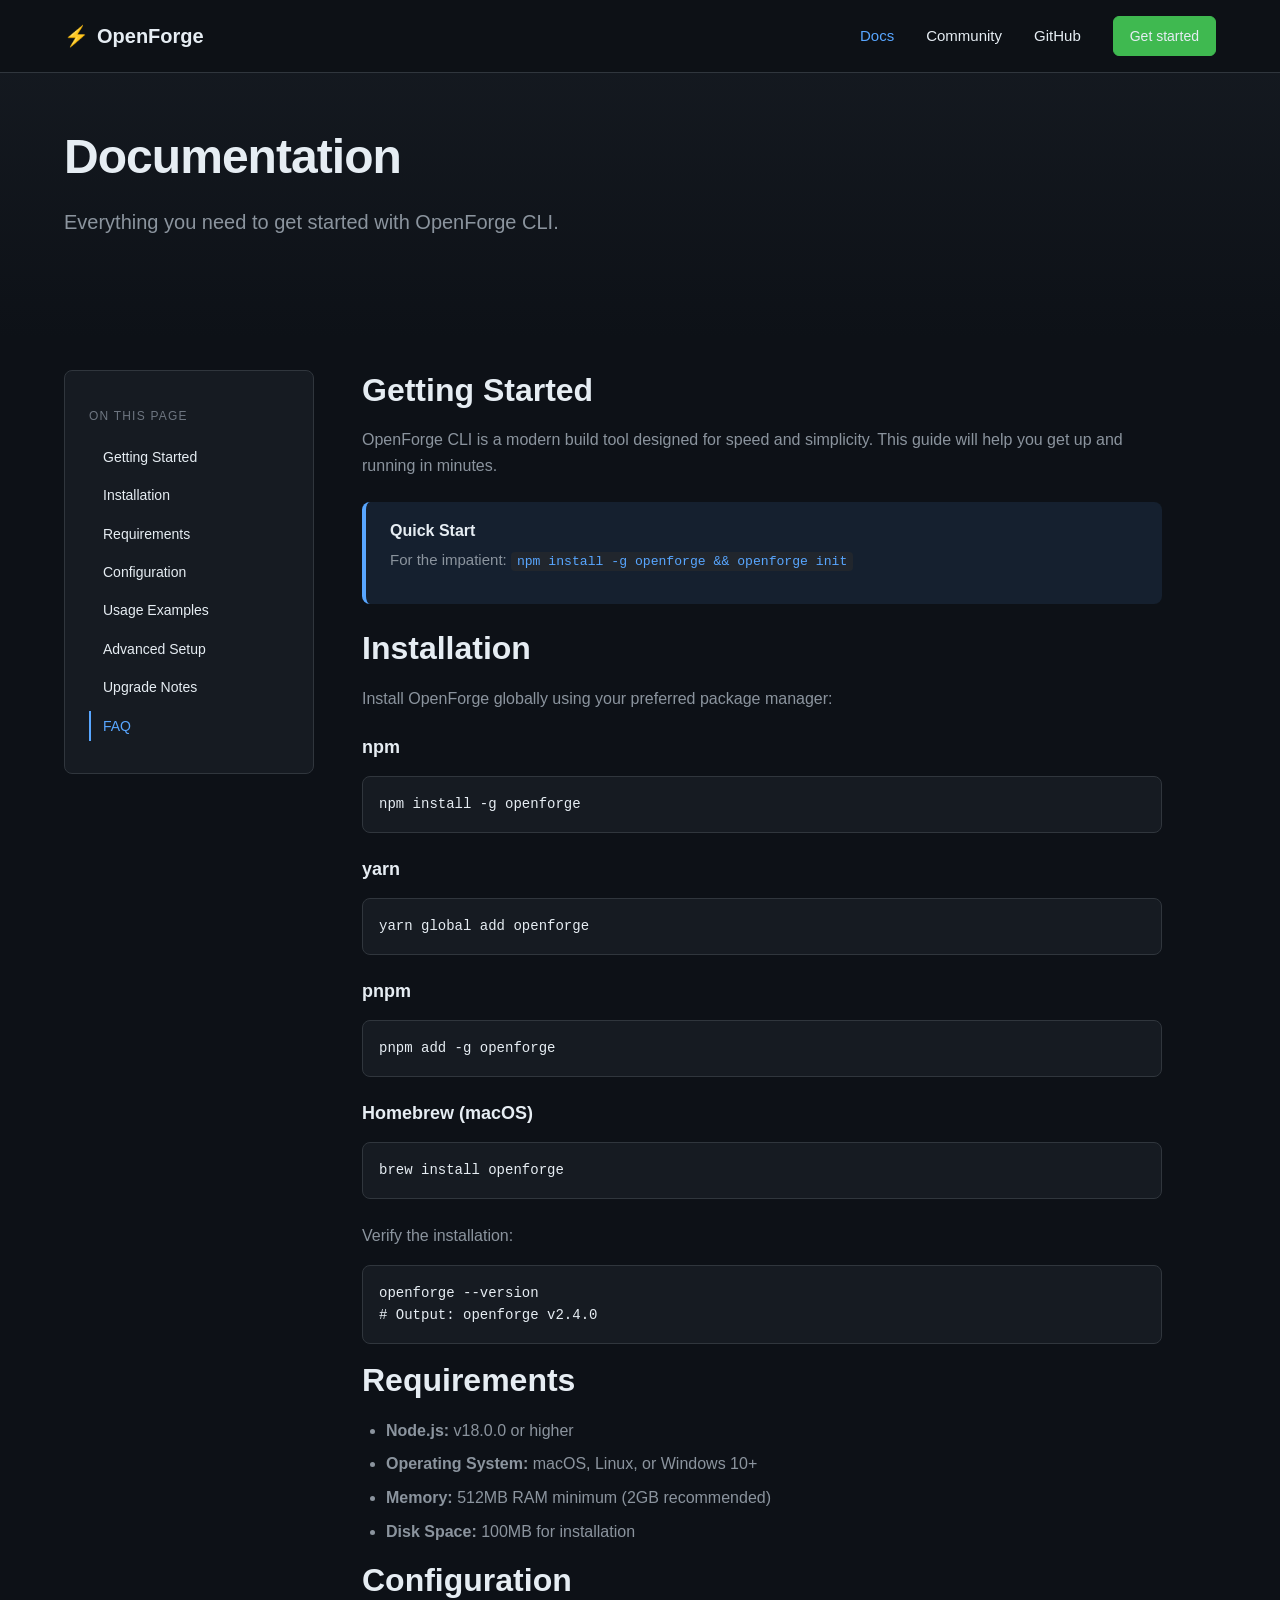
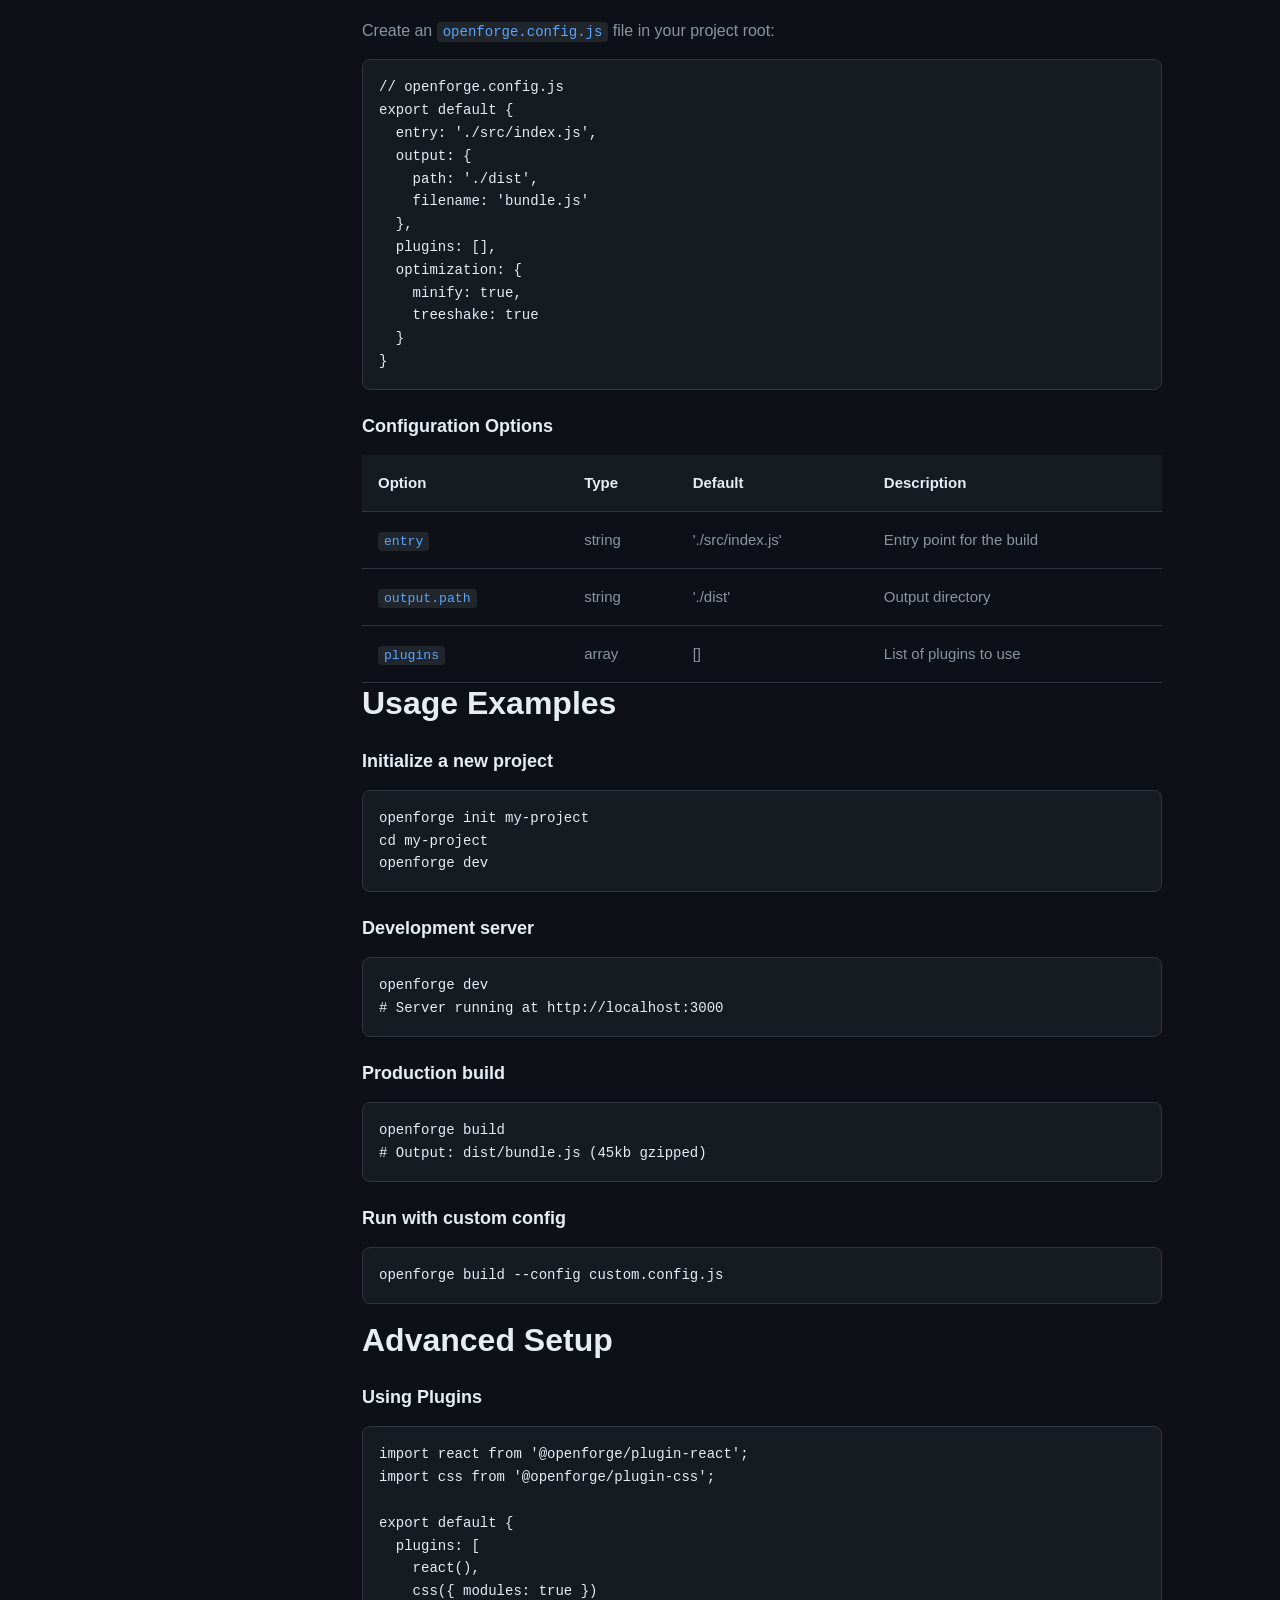
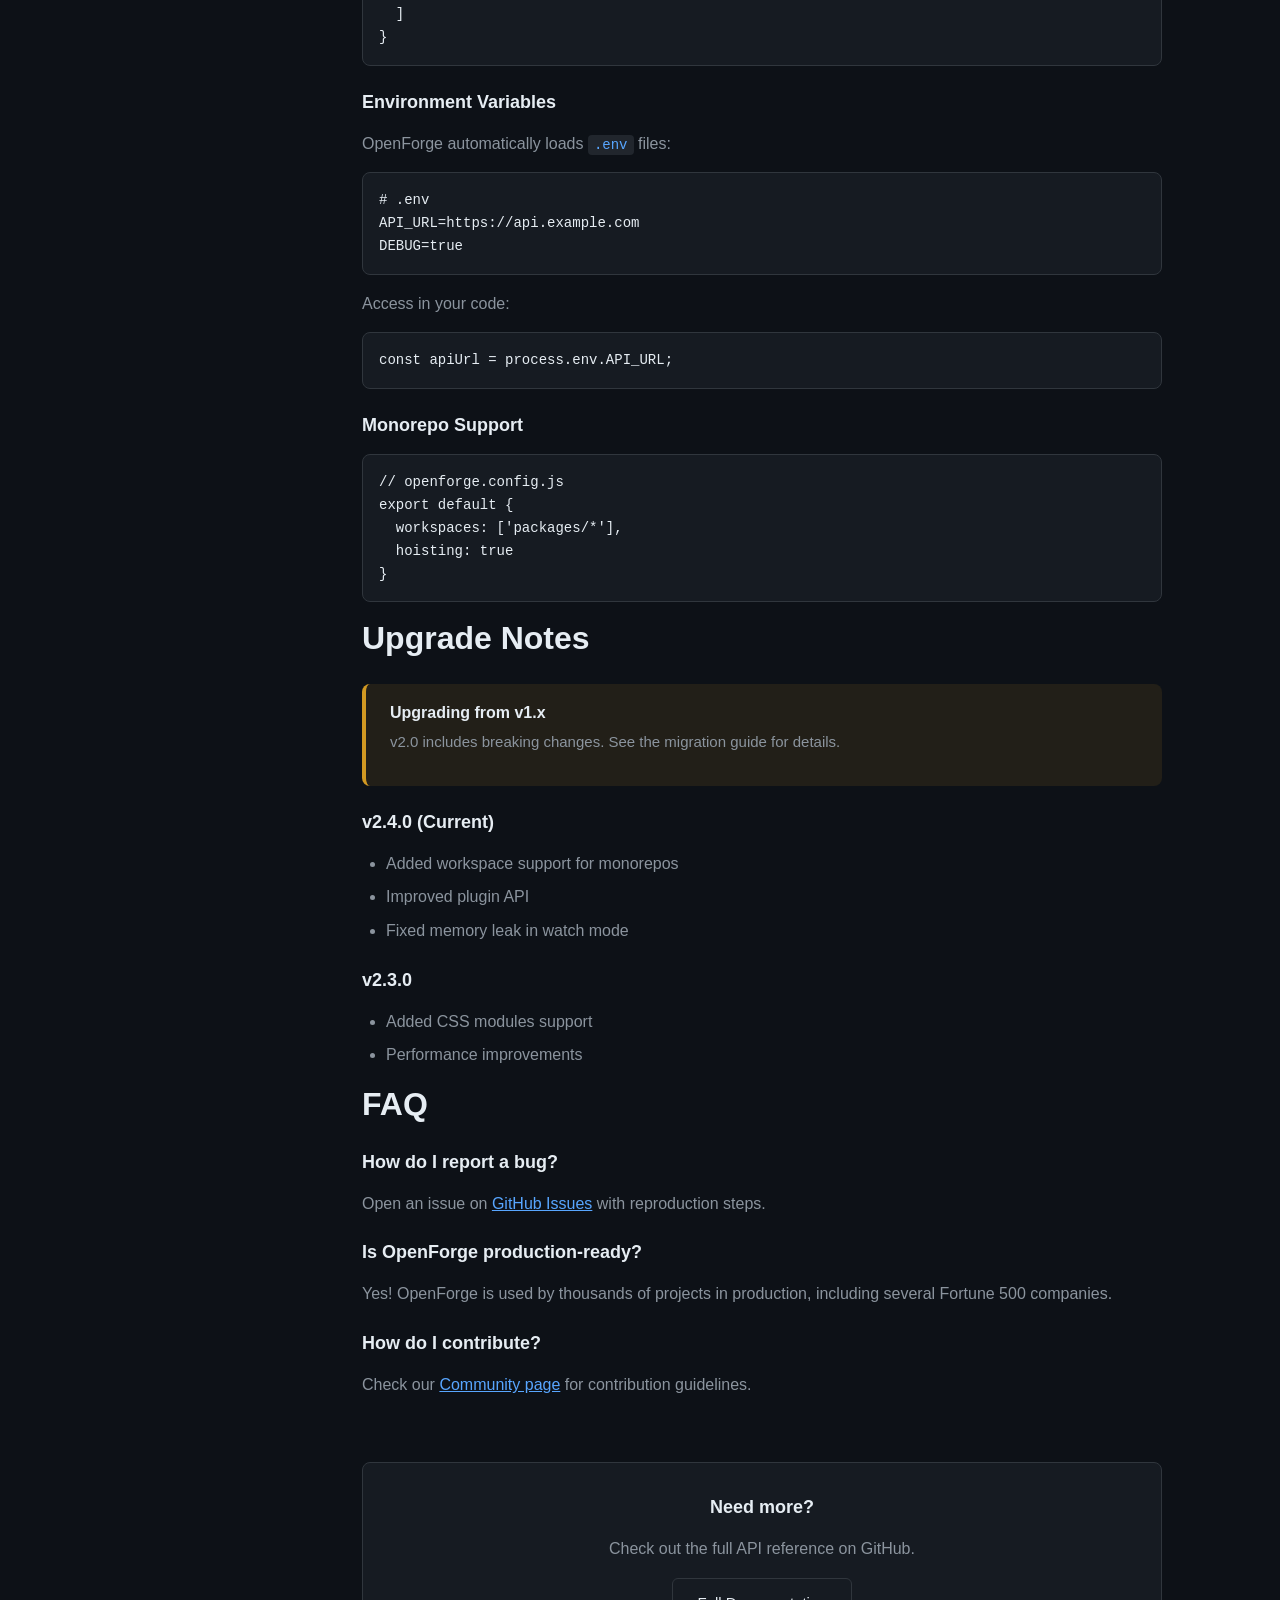
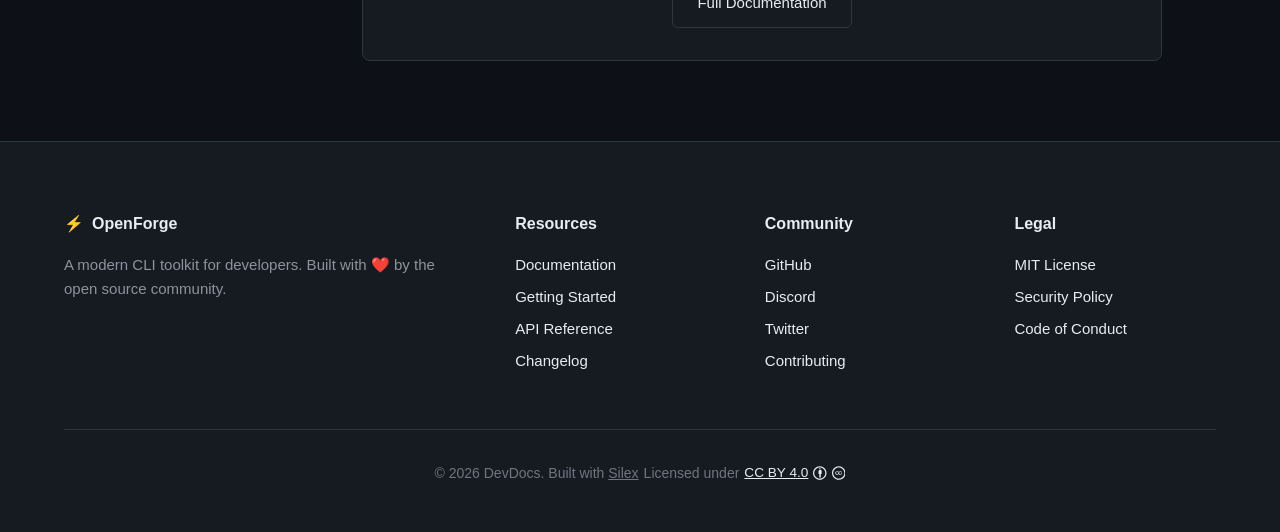
<file: docs.html>
<!DOCTYPE html>
<html lang="en">
<head>
<meta charset="UTF-8">
<meta name="viewport" content="width=device-width, initial-scale=1.0">
<meta name="generator" content="Silex v3.6.4">
<link rel="stylesheet" href="css/docs-0f9cb30cb075bc2047400b7eeef934f85eb1ee63c8f6f5012f7159ab4cb36b25.css" />
<style>a:link{color:inherit;}</style>
<script>
document.addEventListener("DOMContentLoaded", () => {
  const sections = document.querySelectorAll('section[id]');
  const navLinks = document.querySelectorAll('nav a'); 

  // 1. MAP (On garde ça, c'est très bien)
  const linksMap = new Map();
  navLinks.forEach(link => {
    if (link.hash) { 
      const id = link.hash.substring(1);
      if (document.getElementById(id)) linksMap.set(id, link);
    }
  });

  let isManualScrolling = false;
  let scrollTimeout;

  // 2. FONCTION D'ACTIVATION (LA CORRECTION EST ICI)
  function activateId(id) {
    const targetLink = linksMap.get(id);
    if (!targetLink) return;

    // NETTOYAGE TOTAL : On enlève la classe 'active' de PARTOUT
    // Cela garantit qu'il est impossible d'en avoir deux en même temps
    navLinks.forEach(link => link.classList.remove('active'));

    // On active seulement le bon
    targetLink.classList.add('active');
  }

  // 3. OBSERVER STRICT
  // On réduit la zone de détection à une ligne fine en haut de l'écran (10% de hauteur)
  // Comme ça, une seule section peut être "active" à la fois physiquement.
  const observerOptions = {
    root: null,
    rootMargin: '-10% 0px -80% 0px', 
    threshold: 0
  };

  const observer = new IntersectionObserver((entries) => {
    if (isManualScrolling) return;

    // S'il y a plusieurs sections détectées (ex: Requirements et Configuration),
    // on prend uniquement celle qui est la plus haute dans la page.
    const visibleEntries = entries.filter(e => e.isIntersecting);
    
    if (visibleEntries.length > 0) {
      // On trie par position verticale (top) pour être sûr de prendre la première
      visibleEntries.sort((a, b) => a.boundingClientRect.top - b.boundingClientRect.top);
      activateId(visibleEntries[0].target.id);
    }
  }, observerOptions);

  sections.forEach(section => observer.observe(section));

  // 4. GESTION DU CLIC (Inchangé mais fiable)
  navLinks.forEach(link => {
    if (!link.hash) return;
    link.addEventListener('click', (e) => {
      if (link.pathname !== window.location.pathname && link.pathname !== '') return;
      e.preventDefault();
      const targetId = link.hash.substring(1);
      const targetSection = document.getElementById(targetId);

      if (targetSection) {
        activateId(targetId); // Active visuellement tout de suite
        isManualScrolling = true;
        targetSection.scrollIntoView({ behavior: 'smooth' });
        
        if (scrollTimeout) clearTimeout(scrollTimeout);
        scrollTimeout = setTimeout(() => { isManualScrolling = false; }, 800);
      }
    });
  });
  
  // Activation initiale au chargement
  const currentHash = window.location.hash.substring(1);
  if (currentHash && document.getElementById(currentHash)) {
      activateId(currentHash);
  } else if (sections.length > 0 && window.scrollY < 100) {
      activateId(sections[0].id);
  }
});
</script>



</head>
<body id="page-doc" class="page-doc"><header id="iz5ca-3" class="oss-nav current-doc"><div id="itdvq-3" class="oss-container"><a href="index.html" id="i358f-3" class="oss-nav__logo"><span id="ifiko-3">⚡</span> OpenForge
        </a><input type="checkbox"  id="nav-toggle" class="navbar__checkbox"></input><nav id="ibe1w-3" class="navbar__menu"><a href="docs.html" id="iig8u-3" class="oss-nav__link current-doc">Docs</a><a href="community.html" id="igsfy-3" class="oss-nav__link current-com">Community</a><a href="https://github.com/" id="ixjys-3" target="_blank" class="oss-nav__link">GitHub</a><a href="docs.html#getting-started" id="i0vse-3" class="oss-btn oss-btn--primary oss-btn--sm">Get started</a></nav><label for="nav-toggle" id="ixcwdug-2-3" class="navbar__toggle">☰</label></div></header><!-- Docs Hero --><MAIN id="iaepkck"><section id="itfojm" class="oss-hero oss-hero__doc"><div id="idh7gk" class="oss-container"><h1 id="iiv6fj" class="oss-h1">Documentation</h1><p id="ikpzyn" class="oss-body-lg">Everything you need to get started with OpenForge CLI.</p></div></section><section id="iosval" class="oss-section"><div id="ifok8d" class="oss-container"><div id="izs5ko" class="oss-docs"><!-- Sidebar TOC --><aside id="i7qprg"><nav id="iws4mj" class="oss-toc"><p id="inihv4" class="oss-toc__title">On this page</p><ul id="itfbb9" class="oss-toc__list"><li id="i4vsvx" class="oss-toc__item"><a href="#getting-started" id="igk2er" class="oss-toc__link">Getting Started</a></li><li id="i1y4wh" class="oss-toc__item"><a href="#installation" id="iv924f" class="oss-toc__link">Installation</a></li><li id="ikkjil" class="oss-toc__item"><a href="#requirements" id="i3y4mh" class="oss-toc__link">Requirements</a></li><li id="i3jf8g" class="oss-toc__item"><a href="#configuration" id="iq0dbt" class="oss-toc__link">Configuration</a></li><li id="iq3pzo" class="oss-toc__item"><a href="#usage" id="i6e2pu" class="oss-toc__link">Usage Examples</a></li><li id="ido4mh" class="oss-toc__item"><a href="#advanced" id="i43qau" class="oss-toc__link">Advanced Setup</a></li><li id="ite1e9" class="oss-toc__item"><a href="#upgrade" id="iig2ry" class="oss-toc__link">Upgrade Notes</a></li><li id="ived7s" class="oss-toc__item"><a href="#faq" id="i23bfk" class="oss-toc__link">FAQ</a></li></ul></nav></aside><!-- Main Content --><div id="irsyvl" class="oss-docs__content"><section id="getting-started"><h2 id="igviha" class="oss-h2">Getting Started</h2><p id="it8pgw">OpenForge CLI is a modern build tool designed for speed and simplicity. This guide will help you get up and running in minutes.</p><div id="i97rwk" class="oss-alert oss-alert--info"><div id="ildfm3" class="oss-alert__title">Quick Start</div><p id="iuhgqk" class="oss-alert__text">For the impatient: <code id="ien47f">npm install -g openforge &amp;&amp; openforge init</code></p></div></section><section id="installation"><h2 id="idf5cy" class="oss-h2">Installation</h2><p id="i0lphr">Install OpenForge globally using your preferred package manager:</p><h3 id="ikq7dt" class="oss-h4">npm</h3><pre id="ihj9ki"><code id="imxuvj">npm install -g openforge</code></pre><h3 id="id1iyu" class="oss-h4">yarn</h3><pre id="imx22c"><code id="iigoyd">yarn global add openforge</code></pre><h3 id="i9jjt7" class="oss-h4">pnpm</h3><pre id="idv4ub"><code id="iedtmg">pnpm add -g openforge</code></pre><h3 id="i5397j" class="oss-h4">Homebrew (macOS)</h3><pre id="i78lzv"><code id="in69mu">brew install openforge</code></pre><p id="inj6gg">Verify the installation:</p><pre id="ivux2j"><code id="izc4mg">openforge --version
# Output: openforge v2.4.0</code></pre></section><section id="requirements"><h2 id="iphjfu" class="oss-h2">Requirements</h2><ul id="ivrzaa"><li id="ixvom4"><strong id="iw1bi4">Node.js:</strong> v18.0.0 or higher</li><li id="imawxl"><strong id="i9k7w2">Operating System:</strong> macOS, Linux, or Windows 10+</li><li id="inthw7"><strong id="ir9qyn">Memory:</strong> 512MB RAM minimum (2GB recommended)</li><li id="i41zv1"><strong id="izt1sj">Disk Space:</strong> 100MB for installation</li></ul></section><section id="configuration"><h2 id="iqnabd" class="oss-h2">Configuration</h2><p id="il9a3f">Create an <code id="icrjlg">openforge.config.js</code> file in your project root:</p><pre id="iq63h2"><code id="igqgmg">// openforge.config.js
export default {
  entry: './src/index.js',
  output: {
    path: './dist',
    filename: 'bundle.js'
  },
  plugins: [],
  optimization: {
    minify: true,
    treeshake: true
  }
}</code></pre><h3 id="i8ho29" class="oss-h4">Configuration Options</h3><table id="i9ycgq" class="oss-table"><thead id="ijq87i"><tr id="iyocm1"><th id="i08etf">Option</th><th id="i3rubi">Type</th><th id="irqvp4">Default</th><th id="ivx8kh">Description</th></tr></thead><tbody id="i2trrl"><tr id="ixe5wl"><td id="ic6b1f"><code id="i4tuwi">entry</code></td><td id="ie9i8t">string</td><td id="ib76pj">'./src/index.js'</td><td id="i9uwbs">Entry point for the build</td></tr><tr id="i03htk"><td id="iol6uh"><code id="i2nhhe">output.path</code></td><td id="i63e0o">string</td><td id="ip7i6t">'./dist'</td><td id="ifnq91">Output directory</td></tr><tr id="i8i3mx"><td id="i3hckl"><code id="iaz8nk">plugins</code></td><td id="i2op4j">array</td><td id="ij0a0a">[]</td><td id="iiyi5z">List of plugins to use</td></tr></tbody></table></section><section id="usage"><h2 id="izflql" class="oss-h2">Usage Examples</h2><h3 id="iil1hq" class="oss-h4">Initialize a new project</h3><pre id="iunout"><code id="ifihtv">openforge init my-project
cd my-project
openforge dev</code></pre><h3 id="ii51fj" class="oss-h4">Development server</h3><pre id="i3a8oq"><code id="iq67vx">openforge dev
# Server running at http://localhost:3000</code></pre><h3 id="is5hu8" class="oss-h4">Production build</h3><pre id="ikevg7"><code id="is7uau">openforge build
# Output: dist/bundle.js (45kb gzipped)</code></pre><h3 id="il789b" class="oss-h4">Run with custom config</h3><pre id="i1dvjf"><code id="imukrb">openforge build --config custom.config.js</code></pre></section><section id="advanced"><h2 id="iq9u7n" class="oss-h2">Advanced Setup</h2><h3 id="itwjhg" class="oss-h4">Using Plugins</h3><pre id="isvt0v"><code id="ikgcl9">import react from '@openforge/plugin-react';
import css from '@openforge/plugin-css';

export default {
  plugins: [
    react(),
    css({ modules: true })
  ]
}</code></pre><h3 id="ivqtk3" class="oss-h4">Environment Variables</h3><p id="ixz8oa">OpenForge automatically loads <code id="ikxsww">.env</code> files:</p><pre id="ioe0mg"><code id="iqd1p4"># .env
API_URL=https://api.example.com
DEBUG=true</code></pre><p id="imb96l">Access in your code:</p><pre id="icam1h"><code id="i3k9vy">const apiUrl = process.env.API_URL;</code></pre><h3 id="ix2xf4" class="oss-h4">Monorepo Support</h3><pre id="iee1x2"><code id="i8o6bh">// openforge.config.js
export default {
  workspaces: ['packages/*'],
  hoisting: true
}</code></pre></section><section id="upgrade"><h2 id="i20vrz" class="oss-h2">Upgrade Notes</h2><div id="immb35" class="oss-alert oss-alert--warning"><div id="i4q79j" class="oss-alert__title">Upgrading from v1.x</div><p id="ine9ol" class="oss-alert__text">v2.0 includes breaking changes. See the migration guide for details.</p></div><h3 id="iwgo3o" class="oss-h4">v2.4.0 (Current)</h3><ul id="i4tmx8"><li id="idxsbi">Added workspace support for monorepos</li><li id="ixmt97">Improved plugin API</li><li id="io4xmn">Fixed memory leak in watch mode</li></ul><h3 id="ibh5jg" class="oss-h4">v2.3.0</h3><ul id="i2edhv"><li id="in4nxw">Added CSS modules support</li><li id="ifnv5d">Performance improvements</li></ul></section><section id="faq"><h2 id="ievgkj" class="oss-h2">FAQ</h2><h3 id="i1fvzk" class="oss-h4">How do I report a bug?</h3><p id="icy7uh">Open an issue on <a href="https://github.com/openforge/cli/issues" id="ih1r6w">GitHub Issues</a> with reproduction steps.</p><h3 id="igw9el" class="oss-h4">Is OpenForge production-ready?</h3><p id="ipwxgp">Yes! OpenForge is used by thousands of projects in production, including several Fortune 500 companies.</p><h3 id="iy1yvl" class="oss-h4">How do I contribute?</h3><p id="i6del3">Check our <a href="community.html" id="ielv3h">Community page</a> for contribution guidelines.</p></section><!-- Full docs link --><div id="iz0xx8"><h3 id="i52c1r" class="oss-h4">Need more?</h3><p id="infgzx" class="oss-body">Check out the full API reference on GitHub.</p><a href="https://github.com/openforge/cli/wiki" id="ifir2s" class="oss-btn oss-btn--secondary">Full Documentation</a></div></div></div></div></section></MAIN><!-- Docs Content --><!-- Footer --><footer id="iwqaij-3" class="oss-footer"><div id="ivsi6j-3" class="oss-container"><div id="itdzj2-3" class="oss-footer__grid"><div id="i4qnej-3"><h4 id="ic7qma-3" class="oss-footer__title"><span id="ip2wsa-3">⚡</span> OpenForge
            </h4><p id="i4htfe-3" class="oss-footer__text">A modern CLI toolkit for developers. Built with ❤️ by the open source community.</p></div><div id="iglzu6-3"><h4 id="ifr7t7-3" class="oss-footer__title">Resources</h4><a href="docs.html" id="iq20z7-3" class="oss-footer__link">Documentation</a><a href="docs.html#getting-started" id="iivldb-3" class="oss-footer__link">Getting Started</a><a href="docs.html#api" id="i6w7d2-3" class="oss-footer__link">API Reference</a><a href="#" id="i0l6ic-3" class="oss-footer__link">Changelog</a></div><div id="imy4tt-3"><h4 id="ihavqb-3" class="oss-footer__title">Community</h4><a href="https://github.com/openforge/cli" id="inl6ei-3" class="oss-footer__link">GitHub</a><a href="#" id="ifgv5j-3" class="oss-footer__link">Discord</a><a href="#" id="i3j91m-3" class="oss-footer__link">Twitter</a><a href="community.html" id="ic56rl-3" class="oss-footer__link">Contributing</a></div><div id="ikbpha-3"><h4 id="i2rd1k-3" class="oss-footer__title">Legal</h4><a href="#" id="im5gth-3" class="oss-footer__link">MIT License</a><a href="#" id="ipcokj-3" class="oss-footer__link">Security Policy</a><a href="#" id="iw3jgj-3" class="oss-footer__link">Code of Conduct</a></div></div><div draggable="true" id="i58k9g-2-3" class="oss-footer__bottom"><p draggable="true" id="iha89s000-2-3">© 2026 DevDocs. Built with <a draggable="true" href="https://www.silex.me/" id="ij9a3s-3-2-3">Silex</a></p><p draggable="true" id="iha89s-2-3-2-7-3-2-3">Licensed under</p><a draggable="true" href="https://creativecommons.org/licenses/by/4.0/" id="izfjej-4-2-3-2-3" rel="noopener" target="_blank">CC BY 4.0</a><svg draggable="true" id="i1k7yk-3-2-7-7-2-3" viewBox="0 0 496 512" xmlns="http://www.w3.org/2000/svg" class="cc-icon"><path d="M314.9 194.4v101.4h-28.3v120.5h-56.1V295.9h-28.4V194.4c0-21.6 12.7-39.6 30.6-47.2 4-12.4 15.4-21.2 28.9-21.2 13.4 0 24.7 8.8 28.8 21.2 17.8 7.6 30.5 25.5 30.5 47.2zm-63.5-73.4c14.4 0 26-11.6 26-26s-11.6-26-26-26-26 11.6-26 26 11.6 26 26 26zM247.4 8C110.8 8 0 118.8 0 256s110.8 248 247.4 248c136.6 0 247.4-110.8 247.4-248S384 8 247.4 8zm.8 451.9c-112.5 0-203.7-91.2-203.7-203.7S135.7 52.4 248.2 52.4s203.8 91.2 203.8 203.7-91.3 203.8-203.8 203.8z" draggable="true" fill="currentColor" id="ii0h6q-3-2-7-7-2-3"></path></svg><svg draggable="true" id="inlr83-3-2-7-7-2-3" viewBox="0 0 496 512" xmlns="http://www.w3.org/2000/svg" class="cc-icon"><path d="M245.83 214.87l-33.22 17.28c-9.43-19.58-25.24-19.93-27.46-19.93-22.13 0-33.22 14.61-33.22 43.89 0 28.67 11.09 43.35 33.22 43.35 22.13 0 35.51-14.61 35.51-34.93h31.9c0 30.23-25.5 58.01-64.86 58.01-44.5 0-66.21-25.13-66.21-66.43 0-41.02 21.71-66.97 66.21-66.97 31.62 0 60.16 19.33 60.16 45.73zm114.2 0l-33.22 17.28c-9.43-19.58-25.24-19.93-27.46-19.93-22.13 0-33.22 14.61-33.22 43.89 0 28.67 11.09 43.35 33.22 43.35 22.13 0 35.51-14.61 35.51-34.93h31.9c0 30.23-25.5 58.01-64.86 58.01-44.5 0-66.21-25.13-66.21-66.43 0-41.02 21.71-66.97 66.21-66.97 31.62 0 60.16 19.33 60.16 45.73zM247.42 8C110.77 8 0 118.78 0 256s110.77 248 247.42 248C384.06 504 494.83 393.22 494.83 256 494.83 118.78 384.06 8 247.42 8zm.84 451.91c-112.53 0-203.74-91.21-203.74-203.74S135.73 52.43 248.26 52.43s203.74 91.21 203.74 203.74-91.21 203.74-203.74 203.74z" draggable="true" fill="currentColor" id="ipuqgu-3-2-7-7-2-3"></path></svg></div></div></footer></body>
</html>
</file>
<file: css/index-688bc8f7760a98faa4ee69cf9855d23be83c44b6c4d2c44e800b573d00b5c6f6.css>
* { box-sizing: border-box; } body {margin: 0;}:root{--color-accent:#58A6FF;--color-accent-hover:#79C0FF;--color-bg:#0D1117;--color-bg-secondary:#161B22;--color-bg-tertiary:#21262D;--color-border:#30363D;--color-danger:#F85149;--color-success:#3FB950;--color-text:#E6EDF3;--color-text-muted:#8B949E;--color-text-subtle:#6E7681;--color-warning:#D29922;--font-mono:'JetBrains Mono', 'Fira Code', 'SF Mono', Consolas, monospace;--font-sans:-apple-system, BlinkMacSystemFont, 'Segoe UI', 'Noto Sans', Helvetica, Arial, sans-serif;}body{background-color:var(--color-bg);color:var(--color-text);font-family:var(--font-sans);line-height:1.6;margin:0;}.oss-h1{font-size:3rem;font-weight:700;letter-spacing:-0.02em;line-height:1.2;margin:0 0 1rem;}.oss-h2{font-size:2rem;font-weight:600;line-height:1.3;margin:0 0 1rem;}.oss-h4{font-size:1.125rem;font-weight:600;line-height:1.4;margin:0 0 0.5rem;}.oss-body{color:var(--color-text-muted);font-size:1rem;}.oss-body-lg{color:var(--color-text-muted);font-size:1.25rem;}.oss-container{box-sizing:border-box;margin:0 auto;max-width:1200px;padding:0 1.5rem;}.oss-section{padding:5rem 0;}.oss-section--alt{background-color:var(--color-bg-secondary);}.oss-grid{display:grid;gap:2rem;}.oss-grid--2{grid-template-columns:repeat(2, 1fr);}.oss-grid--3{grid-template-columns:repeat(3, 1fr);}.oss-nav{backdrop-filter:blur(10px);background:rgba(13, 17, 23, 0.95);border-bottom:1px solid var(--color-border);left:0;padding:1rem 0;position:fixed;right:0;top:0;z-index:1000;}.oss-nav__logo{align-items:center;color:var(--color-text);display:flex;font-size:1.25rem;font-weight:700;gap:0.5rem;text-decoration:none;}.oss-nav__logo:hover{color:var(--color-accent);}.oss-nav__link{color:var(--color-text-muted);font-size:0.9375rem;text-decoration:none;transition:color 0.2s;}.oss-nav__link:hover{color:var(--color-text);}.oss-btn{align-items:center;border:1px solid transparent;border-radius:6px;cursor:pointer;display:inline-flex;font-size:0.9375rem;font-weight:500;gap:0.5rem;padding:0.75rem 1.5rem;text-decoration:none;transition:all 0.2s;}.oss-btn--primary{background:var(--color-success);border-color:var(--color-success);color:#fff;}.oss-btn--primary:hover{background:#2EA043;border-color:#2EA043;}.oss-btn--secondary{background:transparent;border-color:var(--color-border);color:var(--color-text);}.oss-btn--secondary:hover{background:var(--color-bg-tertiary);border-color:var(--color-text-subtle);}.oss-btn--lg{font-size:1rem;padding:1rem 2rem;}.oss-btn--sm{font-size:0.875rem;padding:0.5rem 1rem;}.oss-hero{background:linear-gradient(180deg, var(--color-bg-secondary) 0%, var(--color-bg) 100%);padding:8rem 0 5rem;text-align:center;}.oss-hero__badge{background:var(--color-bg-tertiary);border:1px solid var(--color-border);border-radius:50px;color:var(--color-text-muted);display:inline-block;font-size:0.875rem;margin-bottom:1.5rem;padding:0.25rem 0.75rem;}.oss-hero__title{margin:0 auto 1.5rem;max-width:800px;}.oss-hero__subtitle{margin:0 auto 2rem;max-width:600px;}.oss-code{align-items:center;background:var(--color-bg-secondary);border:1px solid var(--color-border);border-radius:8px;color:var(--color-text);display:flex;font-family:var(--font-mono);font-size:0.9375rem;gap:1rem;justify-content:space-between;overflow-x:auto;padding:1rem 1.5rem;}.oss-code__prompt{color:var(--color-text-subtle);user-select:none;}.oss-code__command{color:var(--color-success);}.oss-code__copy{background:var(--color-bg-tertiary);border:1px solid var(--color-border);border-radius:4px;color:var(--color-text-muted);cursor:pointer;font-size:0.75rem;padding:0.5rem 0.75rem;}.oss-code__copy:hover{background:var(--color-border);color:var(--color-text);}.oss-feature{background:var(--color-bg-secondary);border:1px solid var(--color-border);border-radius:8px;padding:1.5rem;transition:border-color 0.2s;}.oss-feature:hover{border-color:var(--color-text-subtle);}.oss-feature__icon{align-items:center;background:var(--color-bg-tertiary);border-radius:8px;display:flex;font-size:1.5rem;height:48px;justify-content:center;margin-bottom:1rem;width:48px;}.oss-feature__title{color:var(--color-text);margin-bottom:0.5rem;}.oss-feature__desc{color:var(--color-text-muted);font-size:0.9375rem;line-height:1.5;margin:0;}.oss-stats{display:flex;flex-wrap:wrap;gap:3rem;justify-content:center;}.oss-stat{text-align:center;}.oss-stat__value{color:var(--color-text);font-size:2.5rem;font-weight:700;}.oss-stat__label{color:var(--color-text-muted);font-size:0.875rem;}.oss-card{background:var(--color-bg-secondary);border:1px solid var(--color-border);border-radius:8px;padding:2rem;}.oss-card__title{color:var(--color-text);margin-bottom:0.5rem;}.oss-card__desc{color:var(--color-text-muted);}.oss-docs__content h2{border-top:1px solid var(--color-border);margin-top:3rem;padding-top:2rem;}.oss-docs__content h2:first-child{border-top:none;margin-top:0;padding-top:0;}.oss-docs__content p{color:var(--color-text-muted);margin-bottom:1rem;}.oss-docs__content code{background:var(--color-bg-tertiary);border-radius:4px;color:var(--color-accent);font-family:var(--font-mono);font-size:0.875em;padding:0.125rem 0.375rem;}.oss-docs__content pre{background:var(--color-bg-secondary);border:1px solid var(--color-border);border-radius:8px;margin:1rem 0;overflow-x:auto;padding:1rem;}.oss-docs__content pre code{background:none;color:var(--color-text);padding:0;}.oss-docs__content ul, .oss-docs__content ol{color:var(--color-text-muted);padding-left:1.5rem;}.oss-docs__content li{margin-bottom:0.5rem;}.oss-roadmap{padding-left:2rem;position:relative;}.oss-roadmap::before{background:var(--color-border);bottom:0;content:'';left:0.5rem;position:absolute;top:0;width:2px;}.oss-roadmap__item{margin-bottom:2rem;position:relative;}.oss-roadmap__item::before{background:var(--color-bg-tertiary);border:2px solid var(--color-border);border-radius:50%;content:'';height:12px;left:-1.5rem;position:absolute;top:0.5rem;width:12px;}.oss-roadmap__item--done::before{background:var(--color-success);border-color:var(--color-success);}.oss-roadmap__item--current::before{background:var(--color-accent);border-color:var(--color-accent);}.oss-roadmap__version{color:var(--color-text);font-weight:600;}.oss-roadmap__desc{color:var(--color-text-muted);font-size:0.9375rem;margin-top:0.25rem;}.oss-alert{border-left:4px solid;border-radius:8px;margin:1rem 0;padding:1rem 1.5rem;}.oss-alert--info{background:rgba(88, 166, 255, 0.1);border-left-color:var(--color-accent);}.oss-alert--success{background:rgba(63, 185, 80, 0.1);border-left-color:var(--color-success);}.oss-alert__title{color:var(--color-text);font-weight:600;margin-bottom:0.25rem;}.oss-alert__text{color:var(--color-text-muted);font-size:0.9375rem;margin:0;}.oss-sponsors{align-items:center;display:flex;flex-wrap:wrap;gap:2rem;justify-content:center;}.oss-sponsor{background:var(--color-bg-secondary);border:1px solid var(--color-border);border-radius:8px;color:var(--color-text-muted);padding:1.5rem 2rem;text-decoration:none;transition:all 0.2s;}.oss-sponsor:hover{border-color:var(--color-text-subtle);color:var(--color-text);}.oss-footer{background:var(--color-bg-secondary);border-top:1px solid var(--color-border);padding:3rem 0;}.oss-footer__grid{display:grid;gap:3rem;grid-template-columns:2fr 1fr 1fr 1fr;}.oss-footer__title{color:var(--color-text);font-weight:600;margin-bottom:1rem;}.oss-footer__text{color:var(--color-text-muted);font-size:0.9375rem;}.oss-footer__link{color:var(--color-text-muted);display:block;font-size:0.9375rem;margin-bottom:0.5rem;text-decoration:none;}.oss-footer__link:hover{color:var(--color-accent);}.oss-footer__bottom{align-items:center;border-top:1px solid var(--color-border);column-gap:5px;display:flex;flex-wrap:wrap;font-size:0.85rem;justify-content:center;margin:48px auto 0px auto;margin-top:3rem;padding:24px 0px 0px 0px;padding-top:2rem;row-gap:0.2px;text-align:center;}.oss-footer__bottom p{color:var(--color-text-subtle);font-size:0.875rem;margin:0;}.oss-diagram{background:var(--color-bg-secondary);border:1px solid var(--color-border);border-radius:8px;padding:2rem;text-align:center;}.oss-diagram__box{background:var(--color-bg-tertiary);border:1px solid var(--color-border);border-radius:6px;color:var(--color-text);display:inline-block;font-family:var(--font-mono);font-size:0.875rem;margin:0.5rem;padding:1rem 1.5rem;}.oss-diagram__arrow{color:var(--color-text-subtle);margin:0 1rem;}.oss-table{border-collapse:collapse;font-size:0.9375rem;width:100%;}.oss-table th, .oss-table td{border-bottom:1px solid var(--color-border);padding:1rem;text-align:left;}.oss-table th{background:var(--color-bg-secondary);color:var(--color-text);font-weight:600;}.oss-table td{color:var(--color-text-muted);}.oss-table__check{color:var(--color-success);}.oss-table__x{color:var(--color-text-subtle);}#ifiko{color:var(--color-success);}#ibe1w{gap:2rem;}#itdvq{align-items:center;display:flex;justify-content:space-between;}#i8a2g{margin:2rem auto;max-width:500px;}#i0h4s{display:flex;gap:1rem;justify-content:center;margin-top:2rem;}#ijq1z{margin-bottom:1rem;text-align:center;}#iugmx{margin:0 auto 3rem;max-width:600px;text-align:center;}#isulfw{margin-bottom:1.5rem;}#iohctc{color:var(--color-success);}#i78tiz{color:var(--color-text-muted);display:flex;gap:0.75rem;margin-bottom:1rem;}#iyw0lm{color:var(--color-success);}#ijddpq{color:var(--color-text-muted);display:flex;gap:0.75rem;margin-bottom:1rem;}#ilixwb{color:var(--color-success);}#iee6pg{color:var(--color-text-muted);display:flex;gap:0.75rem;margin-bottom:1rem;}#iquw8u{color:var(--color-success);}#i29eq4{color:var(--color-text-muted);display:flex;gap:0.75rem;}#imbs86{list-style:none;margin:0;padding:0;}#impbbt{align-items:center;gap:4rem;}#ifua3l{margin-bottom:3rem;text-align:center;}#iamqp8{overflow-x:auto;}#i4ib7q{margin-bottom:1rem;text-align:center;}#i7t177{margin:0 auto 3rem;max-width:600px;text-align:center;}#itzps4{margin-bottom:3rem;text-align:center;}#ia3wnj{max-width:700px;}#ihx52f{margin-bottom:1rem;text-align:center;}#iluojd{margin:0 auto 3rem;max-width:500px;text-align:center;}#ivy33n{margin-top:2rem;text-align:center;}#ivro0h{margin-bottom:3rem;text-align:center;}#iy8dyb{color:var(--color-accent);}#iphda3{margin-top:2rem;text-align:center;}#iywpoi{max-width:800px;}#ijk6ag{margin-bottom:1rem;}#iv11fj{margin:0 auto 2rem;max-width:500px;}#ilbfyh{display:flex;gap:1rem;justify-content:center;}#iuwjwk{text-align:center;}#ip2wsa{color:var(--color-success);}#ic7qma{align-items:center;display:flex;gap:0.5rem;}.navbar__menu{align-items:center;column-gap:32px;display:flex;row-gap:32px;}.navbar__checkbox{display:none;}.navbar__toggle{display:none;}.cc-icon{height:14px;}.oss-footer__bottom a{color:#bcbcbc;}.oss-footer__bottom a:hover{color:#58a6ff;}.oss-list li{line-height:1.6;margin-bottom:0.5rem;}*{box-sizing:border-box;}.oss-philosophy .oss-h4{margin-bottom:0.75rem;}.oss-conduct__item:last-child .oss-conduct__icon{color:#F85149;}html{scroll-behavior:smooth;scroll-padding:80px;}.oss-toc__link a{color:var(--color-text-muted);}a.oss-toc__link{color:var(--color-text-muted);}.oss-hero.oss-hero__doc{text-align:left;}.page-com a.current-com{color:var(--color-accent);}.page-doc a.current-doc{color:var(--color-accent);}.page-main{background-color:var(--color-bg);color:var(--color-text);}table{margin:0px;max-width:90vw;min-width:0px;padding:20px 0px 20px 20px;}@media (max-width: 768px){.oss-grid--2{grid-template-columns:1fr;}.oss-grid--3{grid-template-columns:1fr;}.oss-h1{font-size:2rem;}.oss-h2{font-size:1.5rem;}.oss-section{padding:3rem 0;}.oss-footer__grid{grid-template-columns:1fr;row-gap:1rem;}.navbar__menu{background-clip:initial;background-color:#161b22;background-origin:initial;background-position-x:initial;background-position-y:initial;box-shadow:0px 4px 10px 0px rgba(0,0,0,0.44) ;display:flex;flex-direction:column;left:0px;max-height:0px;opacity:0;overflow-x:hidden;overflow-y:hidden;padding:0px;position:absolute;right:0px;top:80px;transition:all 0.3s ease-in-out;transition-behavior:normal;transition-delay:0s;}.navbar__toggle{cursor:pointer;display:block;font-size:1.8rem;padding:0px 10px 0px 10px;}.navbar__checkbox:checked ~ .navbar__menu{max-height:100vh;opacity:1;padding:50px 20px 50px 20px;}table{display:block;min-width:0px;overflow:auto;}}@media (max-width: 480px){pre code{white-space:pre-wrap;}}
</file>
<file: css/community-1cb3d62bb90f38010e7436c1c76280b53440116994b0190b74345e168803c34a.css>
* { box-sizing: border-box; } body {margin: 0;}:root{--color-accent:#58A6FF;--color-accent-hover:#79C0FF;--color-bg:#0D1117;--color-bg-secondary:#161B22;--color-bg-tertiary:#21262D;--color-border:#30363D;--color-danger:#F85149;--color-success:#3FB950;--color-text:#E6EDF3;--color-text-muted:#8B949E;--color-text-subtle:#6E7681;--color-warning:#D29922;--font-mono:'JetBrains Mono', 'Fira Code', 'SF Mono', Consolas, monospace;--font-sans:-apple-system, BlinkMacSystemFont, 'Segoe UI', 'Noto Sans', Helvetica, Arial, sans-serif;}body{background-color:var(--color-bg);color:var(--color-text);font-family:var(--font-sans);line-height:1.6;margin:0;}.oss-h1{font-size:3rem;font-weight:700;letter-spacing:-0.02em;line-height:1.2;margin:0 0 1rem;}.oss-h2{font-size:2rem;font-weight:600;line-height:1.3;margin:0 0 1rem;}.oss-h3{font-size:1.5rem;font-weight:600;line-height:1.4;margin:0 0 0.75rem;}.oss-h4{font-size:1.125rem;font-weight:600;line-height:1.4;margin:0 0 0.5rem;}.oss-body{color:var(--color-text-muted);font-size:1rem;}.oss-body-lg{color:var(--color-text-muted);font-size:1.25rem;}.oss-container{box-sizing:border-box;margin:0 auto;max-width:1200px;padding:0 1.5rem;}.oss-section{padding:5rem 0;}.oss-section--alt{background-color:var(--color-bg-secondary);}.oss-grid{display:grid;gap:2rem;}.oss-grid--2{grid-template-columns:repeat(2, 1fr);}.oss-grid--3{grid-template-columns:repeat(3, 1fr);}.oss-grid--4{grid-template-columns:repeat(4, 1fr);}.oss-nav{backdrop-filter:blur(10px);background:rgba(13, 17, 23, 0.95);border-bottom:1px solid var(--color-border);left:0;padding:1rem 0;position:fixed;right:0;top:0;z-index:1000;}.oss-nav__logo{align-items:center;color:var(--color-text);display:flex;font-size:1.25rem;font-weight:700;gap:0.5rem;text-decoration:none;}.oss-nav__logo:hover{color:var(--color-accent);}.oss-nav__link{color:var(--color-text-muted);font-size:0.9375rem;text-decoration:none;transition:color 0.2s;}.oss-nav__link:hover{color:var(--color-text);}.oss-btn{align-items:center;border:1px solid transparent;border-radius:6px;cursor:pointer;display:inline-flex;font-size:0.9375rem;font-weight:500;gap:0.5rem;padding:0.75rem 1.5rem;text-decoration:none;transition:all 0.2s;}.oss-btn--primary{background:var(--color-success);border-color:var(--color-success);color:#fff;}.oss-btn--primary:hover{background:#2EA043;border-color:#2EA043;}.oss-btn--secondary{background:transparent;border-color:var(--color-border);color:var(--color-text);}.oss-btn--secondary:hover{background:var(--color-bg-tertiary);border-color:var(--color-text-subtle);}.oss-btn--lg{font-size:1rem;padding:1rem 2rem;}.oss-btn--sm{font-size:0.875rem;padding:0.5rem 1rem;}.oss-hero{background:linear-gradient(180deg, var(--color-bg-secondary) 0%, var(--color-bg) 100%);padding:8rem 0 5rem;text-align:center;}.oss-hero__subtitle{margin:0 auto 2rem;max-width:600px;}.oss-card{background:var(--color-bg-secondary);border:1px solid var(--color-border);border-radius:8px;padding:2rem;}.oss-docs__content h2{border-top:1px solid var(--color-border);margin-top:3rem;padding-top:2rem;}.oss-docs__content h2:first-child{border-top:none;margin-top:0;padding-top:0;}.oss-docs__content p{color:var(--color-text-muted);margin-bottom:1rem;}.oss-docs__content code{background:var(--color-bg-tertiary);border-radius:4px;color:var(--color-accent);font-family:var(--font-mono);font-size:0.875em;padding:0.125rem 0.375rem;}.oss-docs__content pre{background:var(--color-bg-secondary);border:1px solid var(--color-border);border-radius:8px;margin:1rem 0;overflow-x:auto;padding:1rem;}.oss-docs__content pre code{background:none;color:var(--color-text);padding:0;}.oss-docs__content ul, .oss-docs__content ol{color:var(--color-text-muted);padding-left:1.5rem;}.oss-docs__content li{margin-bottom:0.5rem;}.oss-alert{border-left:4px solid;border-radius:8px;margin:1rem 0;padding:1rem 1.5rem;}.oss-alert--info{background:rgba(88, 166, 255, 0.1);border-left-color:var(--color-accent);}.oss-footer{background:var(--color-bg-secondary);border-top:1px solid var(--color-border);padding:3rem 0;}.oss-footer__grid{display:grid;gap:3rem;grid-template-columns:2fr 1fr 1fr 1fr;}.oss-footer__title{color:var(--color-text);font-weight:600;margin-bottom:1rem;}.oss-footer__text{color:var(--color-text-muted);font-size:0.9375rem;}.oss-footer__link{color:var(--color-text-muted);display:block;font-size:0.9375rem;margin-bottom:0.5rem;text-decoration:none;}.oss-footer__link:hover{color:var(--color-accent);}.oss-footer__bottom{align-items:center;border-top:1px solid var(--color-border);column-gap:5px;display:flex;flex-wrap:wrap;font-size:0.85rem;justify-content:center;margin:48px auto 0px auto;margin-top:3rem;padding:24px 0px 0px 0px;padding-top:2rem;row-gap:0.2px;text-align:center;}.oss-footer__bottom p{color:var(--color-text-subtle);font-size:0.875rem;margin:0;}.oss-table th, .oss-table td{border-bottom:1px solid var(--color-border);padding:1rem;text-align:left;}.oss-table th{background:var(--color-bg-secondary);color:var(--color-text);font-weight:600;}.oss-table td{color:var(--color-text-muted);}.navbar__menu{align-items:center;column-gap:32px;display:flex;row-gap:32px;}.navbar__checkbox{display:none;}.navbar__toggle{display:none;}#ifiko-4{color:var(--color-success);}#ibe1w-4{gap:2rem;}#itdvq-4{align-items:center;display:flex;justify-content:space-between;}.cc-icon{height:14px;}.oss-footer__bottom a{color:#bcbcbc;}.oss-footer__bottom a:hover{color:#58a6ff;}.oss-maintainer__link{color:var(--color-accent);font-size:0.875rem;text-decoration:none;}.oss-list li{line-height:1.6;margin-bottom:0.5rem;}.oss-contribute{padding:1.5rem;}.oss-list{color:var(--color-text-muted);list-style:disc;margin:1rem 0;padding-left:1.5rem;}.oss-list--numbered{list-style:decimal;}.oss-inline-code{background:var(--color-bg-tertiary);border-radius:4px;color:var(--color-accent);font-family:var(--font-mono);font-size:0.875rem;padding:0.15rem 0.4rem;}*{box-sizing:border-box;}.oss-philosophy{padding:1.5rem;text-align:center;}.oss-philosophy .oss-h4{margin-bottom:0.75rem;}.oss-conduct{margin:1.5rem 0;}.oss-conduct__item{border-bottom:1px solid var(--color-border);display:flex;gap:1rem;padding:1rem 0;}.oss-conduct__item:last-child{border-bottom:none;}.oss-conduct__icon{color:var(--color-success);flex-shrink:0;font-size:1.5rem;width:2rem;}.oss-conduct__item:last-child .oss-conduct__icon{color:#F85149;}.oss-maintainer{background:var(--color-bg-secondary);border:1px solid var(--color-border);border-radius:8px;padding:1.5rem;text-align:center;}.oss-maintainer__avatar{align-items:center;background:var(--color-bg-tertiary);border-radius:50%;display:flex;font-size:3rem;height:80px;justify-content:center;margin:0 auto 1rem;margin-bottom:1rem;width:80px;}.oss-maintainer__name{color:var(--color-text);font-size:1rem;font-weight:600;margin-bottom:0.25rem;}.oss-maintainer__role{color:var(--color-text-muted);font-size:0.875rem;margin-bottom:0.5rem;}.oss-maintainer__link:hover{text-decoration:underline;}.oss-channel{background:var(--color-bg-secondary);border:1px solid var(--color-border);border-radius:8px;display:block;padding:2rem;text-align:center;text-decoration:none;transition:all 0.2s ease;}.oss-channel:hover{border-color:var(--color-accent);transform:translateY(-2px);}.oss-channel__icon{font-size:2.5rem;margin-bottom:1rem;}.oss-channel__title{color:var(--color-text);font-size:1.125rem;font-weight:600;margin-bottom:0.5rem;}.oss-channel__desc{color:var(--color-text-muted);font-size:0.875rem;line-height:1.5;}.oss-funding{padding:1rem 0;}.oss-funding__buttons{display:flex;flex-wrap:wrap;gap:1rem;margin-top:1.5rem;}.oss-help-card{background:var(--color-bg-secondary);border:1px solid var(--color-border);border-radius:8px;padding:1.5rem;text-align:center;}.oss-help-card__icon{font-size:2rem;margin-bottom:1rem;}.oss-help-card__title{color:var(--color-text);font-size:1rem;font-weight:600;margin-bottom:0.5rem;}.oss-help-card__desc{color:var(--color-text-muted);font-size:0.875rem;line-height:1.5;}.oss-section--cta{background:linear-gradient(180deg, var(--color-bg-secondary) 0%, var(--color-bg) 100%);text-align:center;}.oss-cta__buttons{display:flex;flex-wrap:wrap;gap:1rem;justify-content:center;margin-top:2rem;}.oss-body--muted{color:var(--color-text-muted);margin-top:0.25rem;}html{scroll-behavior:smooth;scroll-padding:80px;}.oss-toc__link a{color:var(--color-text-muted);}a.oss-toc__link{color:var(--color-text-muted);}#ip2wsa-3-2{color:var(--color-success);}#ic7qma-3-2{align-items:center;display:flex;gap:0.5rem;}.oss-hero.oss-hero__doc{text-align:left;}.page-com a.current-com{color:var(--color-accent);}.page-doc a.current-doc{color:var(--color-accent);}table{margin:0px;max-width:90vw;min-width:0px;padding:20px 0px 20px 20px;}@media (max-width: 768px){.oss-grid--2{grid-template-columns:1fr;}.oss-grid--3{grid-template-columns:1fr;}.oss-grid--4{grid-template-columns:1fr;}.oss-h1{font-size:2rem;}.oss-h2{font-size:1.5rem;}.oss-section{padding:3rem 0;}.oss-footer__grid{grid-template-columns:1fr;row-gap:1rem;}.navbar__menu{background-clip:initial;background-color:#161b22;background-origin:initial;background-position-x:initial;background-position-y:initial;box-shadow:0px 4px 10px 0px rgba(0,0,0,0.44) ;display:flex;flex-direction:column;left:0px;max-height:0px;opacity:0;overflow-x:hidden;overflow-y:hidden;padding:0px;position:absolute;right:0px;top:80px;transition:all 0.3s ease-in-out;transition-behavior:normal;transition-delay:0s;}.navbar__toggle{cursor:pointer;display:block;font-size:1.8rem;padding:0px 10px 0px 10px;}.navbar__checkbox:checked ~ .navbar__menu{max-height:100vh;opacity:1;padding:50px 20px 50px 20px;}table{display:block;min-width:0px;overflow:auto;}}@media (max-width: 480px){pre code{white-space:pre-wrap;}}
</file>
<file: css/docs-0f9cb30cb075bc2047400b7eeef934f85eb1ee63c8f6f5012f7159ab4cb36b25.css>
* { box-sizing: border-box; } body {margin: 0;}:root{--color-accent:#58A6FF;--color-accent-hover:#79C0FF;--color-bg:#0D1117;--color-bg-secondary:#161B22;--color-bg-tertiary:#21262D;--color-border:#30363D;--color-danger:#F85149;--color-success:#3FB950;--color-text:#E6EDF3;--color-text-muted:#8B949E;--color-text-subtle:#6E7681;--color-warning:#D29922;--font-mono:'JetBrains Mono', 'Fira Code', 'SF Mono', Consolas, monospace;--font-sans:-apple-system, BlinkMacSystemFont, 'Segoe UI', 'Noto Sans', Helvetica, Arial, sans-serif;}body{background-color:var(--color-bg);color:var(--color-text);font-family:var(--font-sans);line-height:1.6;margin:0;}.oss-h1{font-size:3rem;font-weight:700;letter-spacing:-0.02em;line-height:1.2;margin:0 0 1rem;}.oss-h2{font-size:2rem;font-weight:600;line-height:1.3;margin:0 0 1rem;}.oss-h4{font-size:1.125rem;font-weight:600;line-height:1.4;margin:0 0 0.5rem;}.oss-body{color:var(--color-text-muted);font-size:1rem;}.oss-body-lg{color:var(--color-text-muted);font-size:1.25rem;}.oss-container{box-sizing:border-box;margin:0 auto;max-width:1200px;padding:0 1.5rem;}.oss-section{padding:5rem 0;}.oss-nav{backdrop-filter:blur(10px);background:rgba(13, 17, 23, 0.95);border-bottom:1px solid var(--color-border);left:0;padding:1rem 0;position:fixed;right:0;top:0;z-index:1000;}.oss-nav__logo{align-items:center;color:var(--color-text);display:flex;font-size:1.25rem;font-weight:700;gap:0.5rem;text-decoration:none;}.oss-nav__logo:hover{color:var(--color-accent);}.oss-nav__link{color:var(--color-text-muted);font-size:0.9375rem;text-decoration:none;transition:color 0.2s;}.oss-nav__link:hover{color:var(--color-text);}.oss-btn{align-items:center;border:1px solid transparent;border-radius:6px;cursor:pointer;display:inline-flex;font-size:0.9375rem;font-weight:500;gap:0.5rem;padding:0.75rem 1.5rem;text-decoration:none;transition:all 0.2s;}.oss-btn--primary{background:var(--color-success);border-color:var(--color-success);color:#fff;}.oss-btn--primary:hover{background:#2EA043;border-color:#2EA043;}.oss-btn--secondary{background:transparent;border-color:var(--color-border);color:var(--color-text);}.oss-btn--secondary:hover{background:var(--color-bg-tertiary);border-color:var(--color-text-subtle);}.oss-btn--sm{font-size:0.875rem;padding:0.5rem 1rem;}.oss-hero{background:linear-gradient(180deg, var(--color-bg-secondary) 0%, var(--color-bg) 100%);padding:8rem 0 5rem;text-align:center;}.oss-toc{background:var(--color-bg-secondary);border:1px solid var(--color-border);border-radius:8px;padding:1.5rem;position:sticky;top:5rem;}.oss-toc__title{color:var(--color-text-subtle);font-size:0.75rem;letter-spacing:0.1em;margin-bottom:1rem;text-transform:uppercase;}.oss-toc__list{list-style:none;margin:0;padding:0;}.oss-toc__item{margin-bottom:0.5rem;}.oss-toc__link{border-left:2px solid transparent;color:var(--color-text-muted);display:block;font-size:0.875rem;padding:0.25rem 0;padding-left:0.75rem;text-decoration:none;transition:all 0.2s;}.oss-toc__link:hover{border-left-color:var(--color-border);color:var(--color-text);}.oss-docs{display:grid;gap:3rem;grid-template-columns:250px 1fr;}.oss-docs__content{max-width:800px;}.oss-docs__content h2{border-top:1px solid var(--color-border);margin-top:3rem;padding-top:2rem;}.oss-docs__content h2:first-child{border-top:none;margin-top:0;padding-top:0;}.oss-docs__content p{color:var(--color-text-muted);margin-bottom:1rem;}.oss-docs__content code{background:var(--color-bg-tertiary);border-radius:4px;color:var(--color-accent);font-family:var(--font-mono);font-size:0.875em;padding:0.125rem 0.375rem;}.oss-docs__content pre{background:var(--color-bg-secondary);border:1px solid var(--color-border);border-radius:8px;margin:1rem 0;overflow-x:auto;padding:1rem;}.oss-docs__content pre code{background:none;color:var(--color-text);padding:0;}.oss-docs__content ul, .oss-docs__content ol{color:var(--color-text-muted);padding-left:1.5rem;}.oss-docs__content li{margin-bottom:0.5rem;}.oss-alert{border-left:4px solid;border-radius:8px;margin:1rem 0;padding:1rem 1.5rem;}.oss-alert--info{background:rgba(88, 166, 255, 0.1);border-left-color:var(--color-accent);}.oss-alert--warning{background:rgba(210, 153, 34, 0.1);border-left-color:var(--color-warning);}.oss-alert__title{color:var(--color-text);font-weight:600;margin-bottom:0.25rem;}.oss-alert__text{color:var(--color-text-muted);font-size:0.9375rem;margin:0;}.oss-footer{background:var(--color-bg-secondary);border-top:1px solid var(--color-border);padding:3rem 0;}.oss-footer__grid{display:grid;gap:3rem;grid-template-columns:2fr 1fr 1fr 1fr;}.oss-footer__title{color:var(--color-text);font-weight:600;margin-bottom:1rem;}.oss-footer__text{color:var(--color-text-muted);font-size:0.9375rem;}.oss-footer__link{color:var(--color-text-muted);display:block;font-size:0.9375rem;margin-bottom:0.5rem;text-decoration:none;}.oss-footer__link:hover{color:var(--color-accent);}.oss-footer__bottom{align-items:center;border-top:1px solid var(--color-border);column-gap:5px;display:flex;flex-wrap:wrap;font-size:0.85rem;justify-content:center;margin:48px auto 0px auto;margin-top:3rem;padding:24px 0px 0px 0px;padding-top:2rem;row-gap:0.2px;text-align:center;}.oss-footer__bottom p{color:var(--color-text-subtle);font-size:0.875rem;margin:0;}.oss-table{border-collapse:collapse;font-size:0.9375rem;width:100%;}.oss-table th, .oss-table td{border-bottom:1px solid var(--color-border);padding:1rem;text-align:left;}.oss-table th{background:var(--color-bg-secondary);color:var(--color-text);font-weight:600;}.oss-table td{color:var(--color-text-muted);}#i97rwk{margin:1.5rem 0;}#ikq7dt{margin-top:1.5rem;}#id1iyu{margin-top:1.5rem;}#i9jjt7{margin-top:1.5rem;}#i5397j{margin-top:1.5rem;}#inj6gg{margin-top:1.5rem;}#i8ho29{margin-top:1.5rem;}#i9ycgq{margin-top:1rem;}#iil1hq{margin-top:1.5rem;}#ii51fj{margin-top:1.5rem;}#is5hu8{margin-top:1.5rem;}#il789b{margin-top:1.5rem;}#itwjhg{margin-top:1.5rem;}#ivqtk3{margin-top:1.5rem;}#ix2xf4{margin-top:1.5rem;}#immb35{margin:1.5rem 0;}#ibh5jg{margin-top:1.5rem;}#i1fvzk{margin-top:1.5rem;}#ih1r6w{color:var(--color-accent);}#igw9el{margin-top:1.5rem;}#iy1yvl{margin-top:1.5rem;}#ielv3h{color:var(--color-accent);}#i52c1r{margin-bottom:0.5rem;}#infgzx{margin-bottom:1rem;}#iz0xx8{background:var(--color-bg-secondary);border:1px solid var(--color-border);border-radius:8px;margin-top:4rem;padding:2rem;text-align:center;}#iosval{padding-top:2rem;}.oss-toc__link.active{border-left:2px solid #58a6ff;border-left-color:var(--color-accent);color:var(--color-accent);}.navbar__menu{align-items:center;column-gap:32px;display:flex;row-gap:32px;}.navbar__checkbox{display:none;}.navbar__toggle{display:none;}#ifiko-3{color:var(--color-success);}#ibe1w-3{gap:2rem;}#itdvq-3{align-items:center;display:flex;justify-content:space-between;}.cc-icon{height:14px;}.oss-footer__bottom a{color:#bcbcbc;}.oss-footer__bottom a:hover{color:#58a6ff;}#ip2wsa-3{color:var(--color-success);}#ic7qma-3{align-items:center;display:flex;gap:0.5rem;}.oss-list li{line-height:1.6;margin-bottom:0.5rem;}*{box-sizing:border-box;}.oss-philosophy .oss-h4{margin-bottom:0.75rem;}.oss-conduct__item:last-child .oss-conduct__icon{color:#F85149;}html{scroll-behavior:smooth;scroll-padding:80px;}.oss-toc__link a{color:var(--color-text-muted);}a.oss-toc__link{color:var(--color-text-muted);}.oss-hero.oss-hero__doc{text-align:left;}.page-com a.current-com{color:var(--color-accent);}.page-doc a.current-doc{color:var(--color-accent);}table{margin:0px;max-width:90vw;min-width:0px;padding:20px 0px 20px 20px;}@media (max-width: 992px){.oss-docs{grid-template-columns:1fr;}.oss-toc{position:static;}.oss-docs__content{max-width:100%;}}@media (max-width: 768px){.oss-h1{font-size:2rem;}.oss-h2{font-size:1.5rem;}.oss-section{padding:3rem 0;}.oss-footer__grid{grid-template-columns:1fr;row-gap:1rem;}.navbar__menu{background-clip:initial;background-color:#161b22;background-origin:initial;background-position-x:initial;background-position-y:initial;box-shadow:0px 4px 10px 0px rgba(0,0,0,0.44) ;display:flex;flex-direction:column;left:0px;max-height:0px;opacity:0;overflow-x:hidden;overflow-y:hidden;padding:0px;position:absolute;right:0px;top:80px;transition:all 0.3s ease-in-out;transition-behavior:normal;transition-delay:0s;}.navbar__toggle{cursor:pointer;display:block;font-size:1.8rem;padding:0px 10px 0px 10px;}.navbar__checkbox:checked ~ .navbar__menu{max-height:100vh;opacity:1;padding:50px 20px 50px 20px;}table{display:block;min-width:0px;overflow:auto;}}@media (max-width: 480px){pre code{white-space:pre-wrap;}}
</file>
